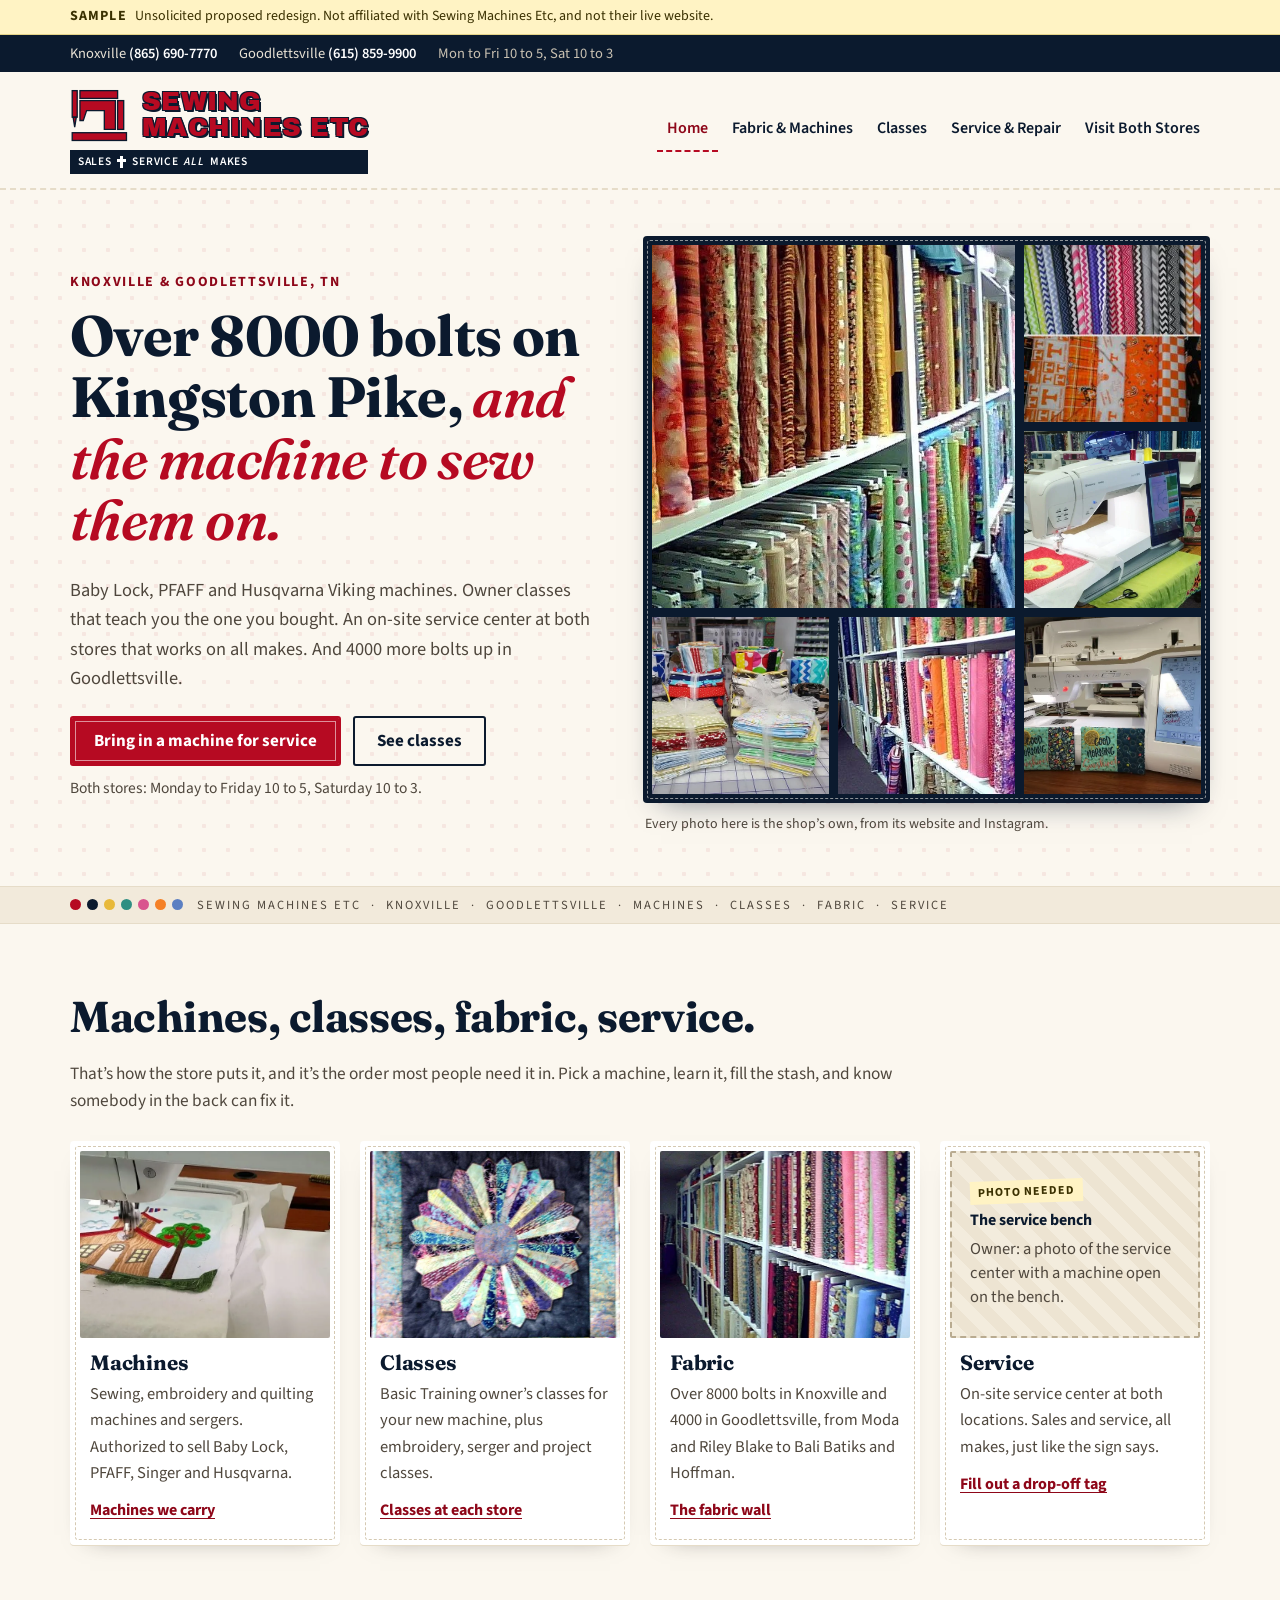
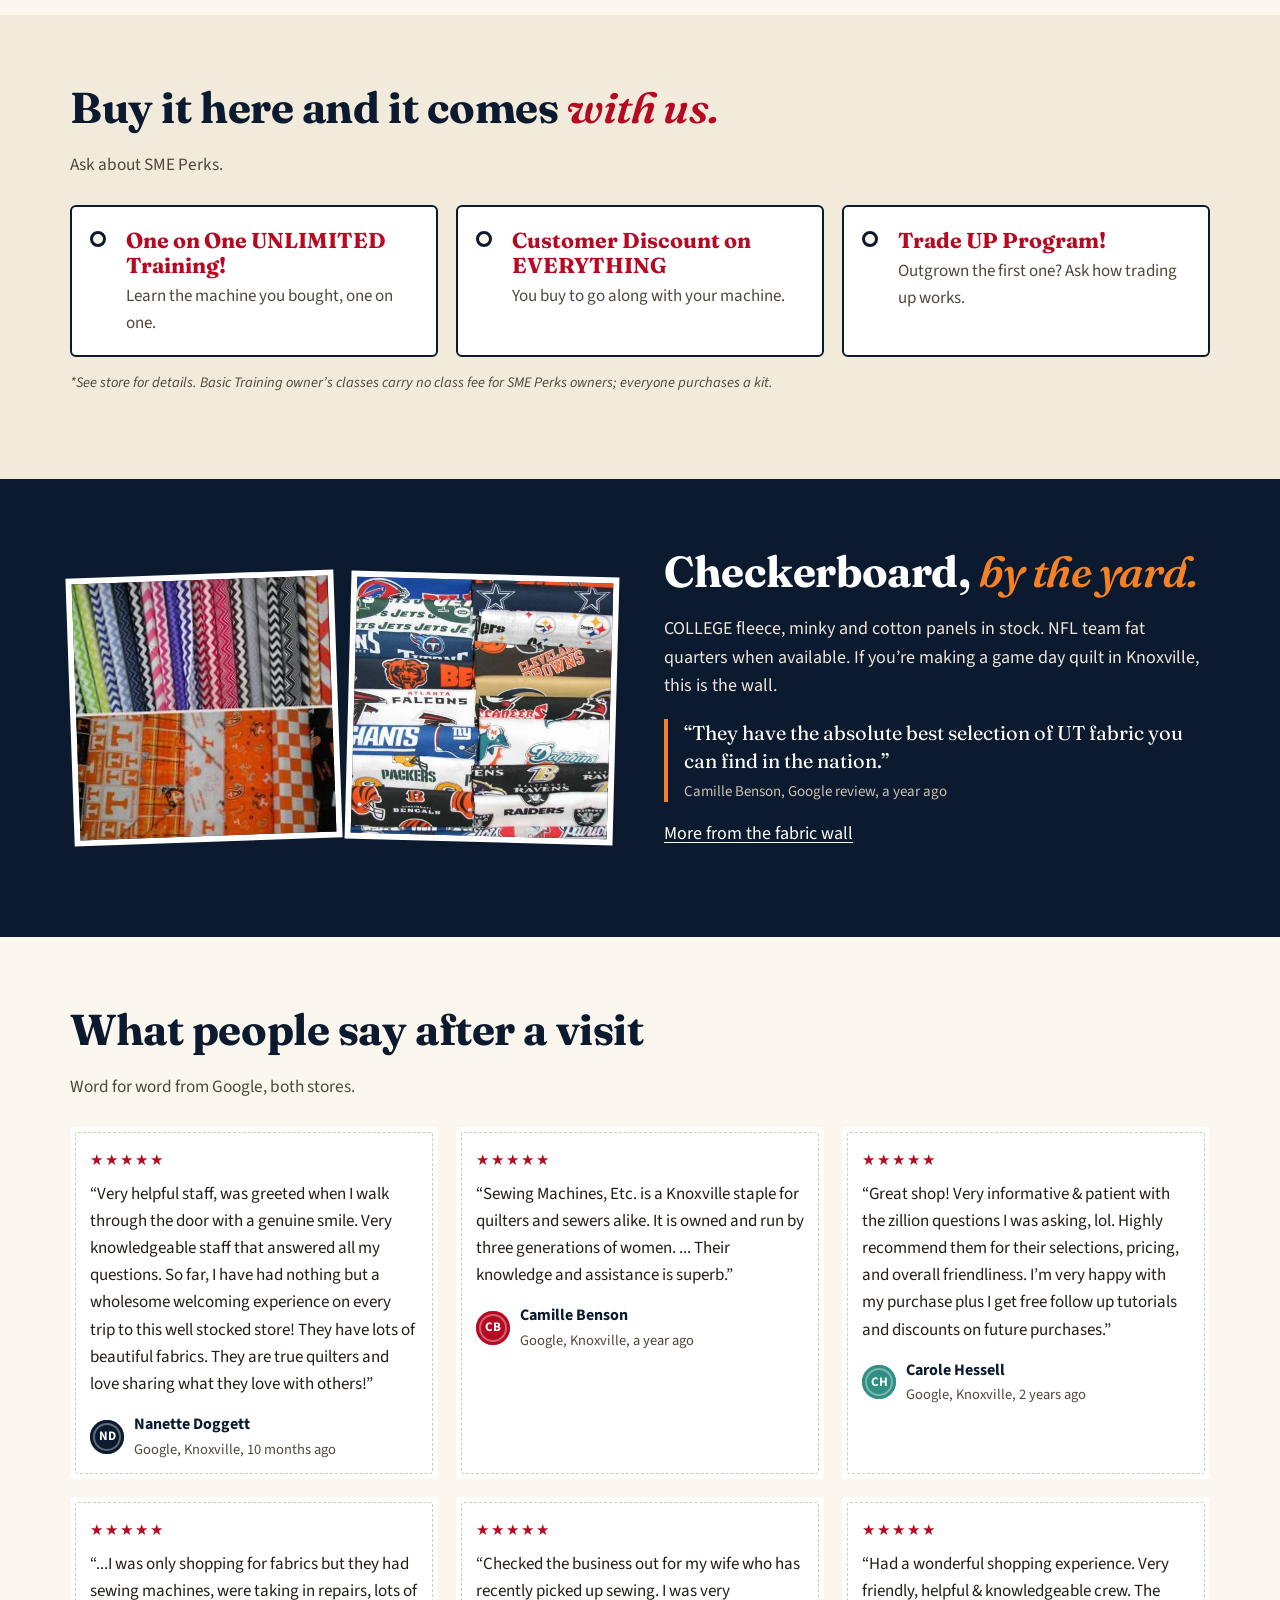
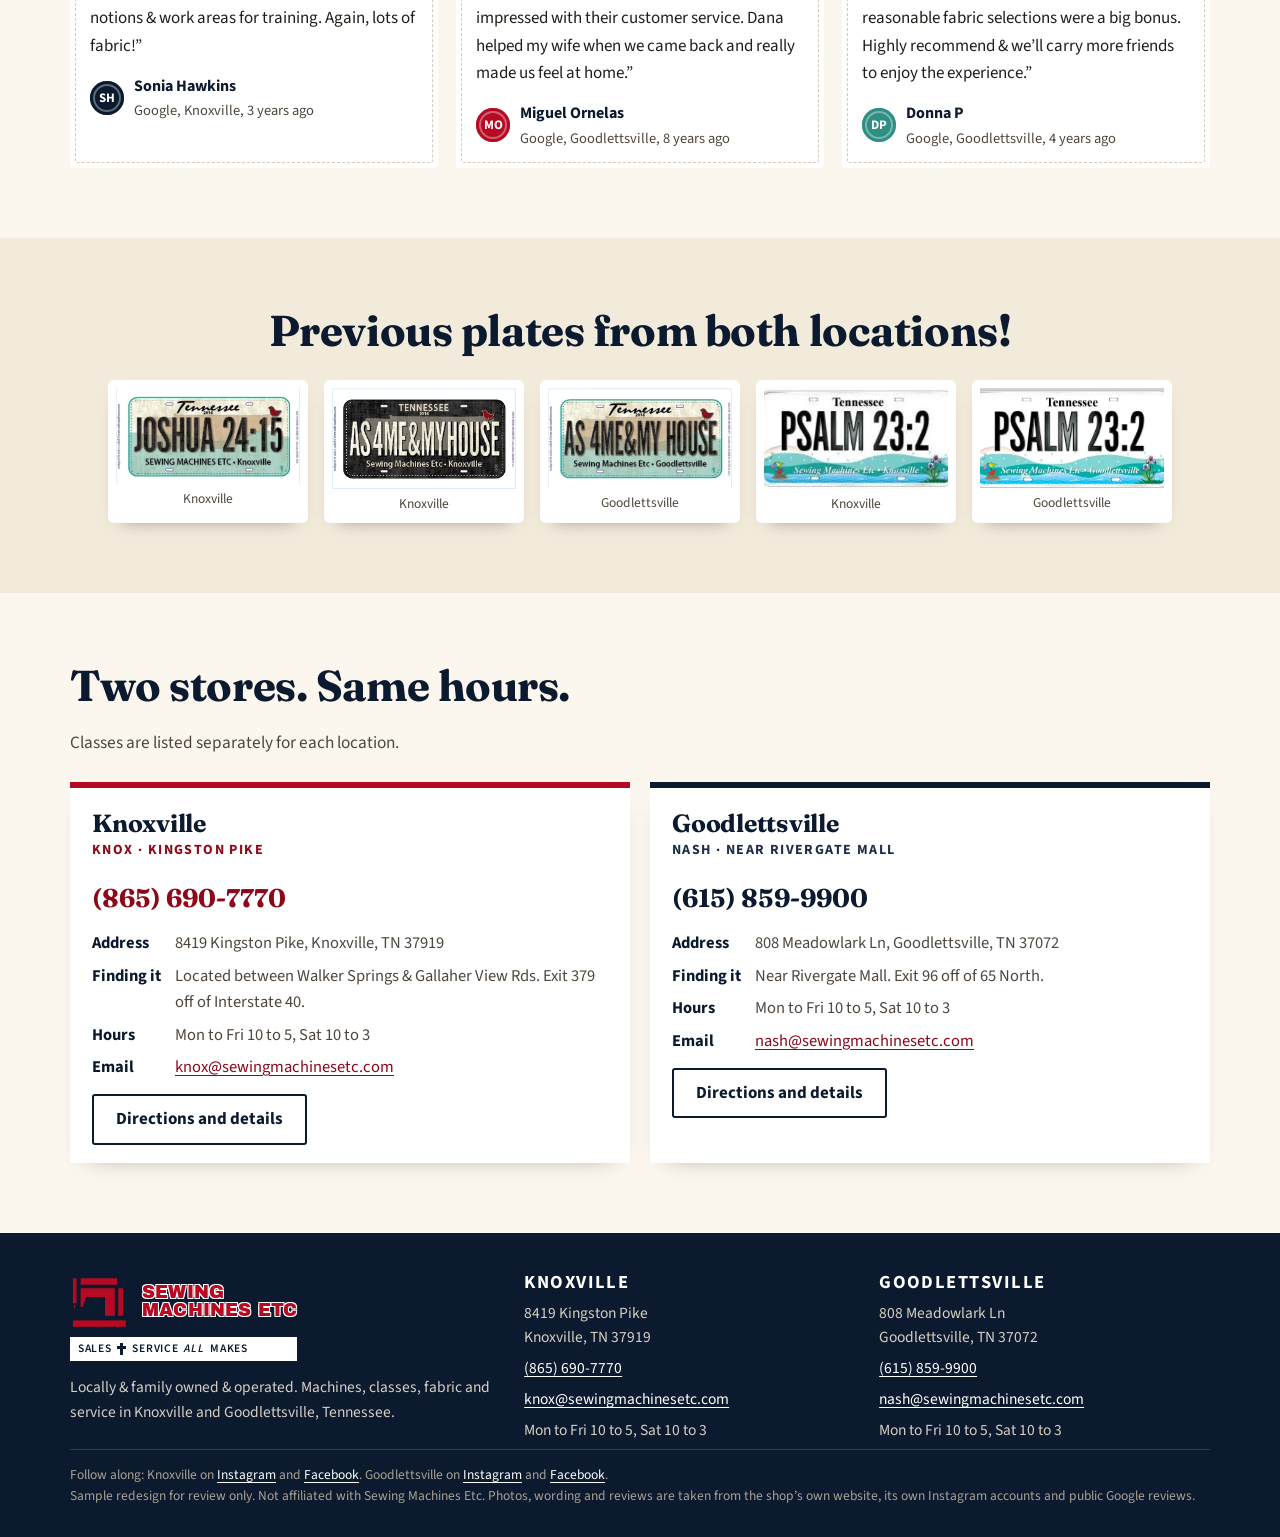
<file: index.html>
<!DOCTYPE html>
<html lang="en">
<head>
<meta charset="utf-8">
<meta name="viewport" content="width=device-width, initial-scale=1">
<meta name="robots" content="noindex, nofollow, noarchive">
<title>Sewing Machines Etc | Sewing Machines, Fabric, Classes and Service in Knoxville and Goodlettsville, TN</title>
<meta name="description" content="Baby Lock, PFAFF and Husqvarna Viking machines, over 8000 bolts of fabric, owner classes and an on-site service center. 8419 Kingston Pike, Knoxville and 808 Meadowlark Ln, Goodlettsville.">
<meta name="theme-color" content="#0B1A2E">
<link rel="icon" href="data:,">
<link rel="preconnect" href="https://fonts.googleapis.com">
<link rel="preconnect" href="https://fonts.gstatic.com" crossorigin>
<link rel="stylesheet" href="https://fonts.googleapis.com/css2?family=Archivo+Black&family=Fraunces:ital,opsz,wght@0,9..144,600;0,9..144,700;1,9..144,600&family=Source+Sans+3:wght@400;600;700&display=swap">
<link rel="stylesheet" href="style.css">
</head>
<body>
<a class="skip" href="#main">Skip to main content</a>
<div class="ribbon" role="note"><div class="wrap"><strong>Sample</strong>Unsolicited proposed redesign. Not affiliated with Sewing Machines Etc, and not their live website.</div></div>
<div class="storebar"><div class="wrap"><span>Knoxville <a href="tel:+18656907770">(865) 690-7770</a></span><span>Goodlettsville <a href="tel:+16158599900">(615) 859-9900</a></span><span class="hrs">Mon to Fri 10 to 5, Sat 10 to 3</span></div></div>
<header class="site-head">
<div class="wrap head-row">
<a class="sign" href="index.html" aria-label="Sewing Machines Etc, home"><span class="sign-top"><svg class="sign-mark" viewBox="0 0 56 52" aria-hidden="true" focusable="false"><g fill="#B60A22" stroke="#0B1A2E" stroke-width="1.2"><rect x="2" y="4" width="4.5" height="24"/><polygon points="2.8,28 5.7,28 4.25,37"/><rect x="9" y="4" width="34" height="7"/><polygon points="9,13 41,13 41,39 31,39 31,22 15,22 12,31 9,31"/><rect x="43" y="13" width="5.5" height="26"/><rect x="2" y="42" width="49" height="7"/></g></svg><span class="sign-words"><span>Sewing</span><span>Machines Etc</span></span></span><span class="sign-band">Sales <svg viewBox="0 0 9 12" aria-hidden="true" focusable="false"><path fill="currentColor" d="M3 0h3v3h3v3H6v6H3V6H0V3h3z"/></svg> Service <i>All</i> Makes</span></a>
<nav class="main-nav" aria-label="Main"><ul><li><a href="index.html" aria-current="page">Home</a></li><li><a href="shop.html">Fabric &amp; Machines</a></li><li><a href="classes.html">Classes</a></li><li><a href="service.html">Service &amp; Repair</a></li><li><a href="visit.html">Visit Both Stores</a></li></ul></nav>
</div>
</header>
<main id="main">

<section class="hero" aria-labelledby="hero-h">
<div class="wrap hero-grid">
<div>
<p class="eyebrow">Knoxville &amp; Goodlettsville, TN</p>
<h1 id="hero-h">Over 8000 bolts on Kingston Pike, <em>and the machine to sew them on.</em></h1>
<p class="lede">Baby Lock, PFAFF and Husqvarna Viking machines. Owner classes that teach you the one you bought. An on-site service center at both stores that works on all makes. And 4000 more bolts up in Goodlettsville.</p>
<div class="btn-row">
<a class="btn" href="service.html">Bring in a machine for service</a>
<a class="btn btn-line" href="classes.html">See classes</a>
</div>
<p class="hero-hours">Both stores: Monday to Friday 10 to 5, Saturday 10 to 3.</p>
</div>
<div>
<div class="quilt">
<figure class="big"><img src="img/aisle-pinks.webp" width="640" height="480" alt="A long aisle of fabric bolts on white shelving, pinks, reds and florals on the right" fetchpriority="high"></figure>
<figure><img src="img/tn-fabric.webp" width="299" height="256" alt="Bolts of Tennessee orange and white checkerboard, plaid and Power T fabric under a row of chevron prints"></figure>
<figure><img src="img/embroidery-in-store.webp" width="640" height="640" alt="A Husqvarna Viking Designer Epic stitching a red and yellow flower in the hoop, fabric walls behind it" loading="lazy"></figure>
<figure><img src="img/fat-quarter-bundles.webp" width="640" height="463" alt="Fat quarter bundles tied with tulle on the cutting table" loading="lazy"></figure>
<figure><img src="img/wall-brights.webp" width="279" height="256" alt="Shelves of bright solids and prints" loading="lazy"></figure>
<figure><img src="img/altair-mug-rugs.webp" width="640" height="549" alt="A Baby Lock Altair with two embroidered Good Morning Sunshine mug rugs in front of it" loading="lazy"></figure>
</div>
<p class="quilt-cap">Every photo here is the shop&rsquo;s own, from its website and Instagram.</p>
</div>
</div>
</section>
<div class="selvage" aria-hidden="true"><div class="wrap"><span class="dots"><span></span><span></span><span></span><span></span><span></span><span></span><span></span></span><p>Sewing Machines Etc &nbsp;&#183;&nbsp; Knoxville &nbsp;&#183;&nbsp; Goodlettsville &nbsp;&#183;&nbsp; Machines &nbsp;&#183;&nbsp; Classes &nbsp;&#183;&nbsp; Fabric &nbsp;&#183;&nbsp; Service</p></div></div>

<section class="sec" aria-labelledby="roof-h">
<div class="wrap">
<div class="sec-head">
<h2 id="roof-h">Machines, classes, fabric, service.</h2>
<p>That&rsquo;s how the store puts it, and it&rsquo;s the order most people need it in. Pick a machine, learn it, fill the stash, and know somebody in the back can fix it.</p>
</div>
<div class="roof">
<article class="card"><img src="img/embroidery-house.webp" width="640" height="640" alt="An embroidery machine stitching an applique house and tree" loading="lazy"><div class="card-body"><h3>Machines</h3><p>Sewing, embroidery and quilting machines and sergers. Authorized to sell Baby Lock, PFAFF, Singer and Husqvarna.</p><a class="more" href="shop.html#machines">Machines we carry</a></div></article>
<article class="card"><img src="img/class-star-quilt.webp" width="800" height="794" alt="A finished quilt with a large pieced star of batik fabrics" loading="lazy"><div class="card-body"><h3>Classes</h3><p>Basic Training owner&rsquo;s classes for your new machine, plus embroidery, serger and project classes.</p><a class="more" href="classes.html">Classes at each store</a></div></article>
<article class="card"><img src="img/aisle-batiks.webp" width="602" height="479" alt="Floor to ceiling shelves of batik and print fabric bolts" loading="lazy"><div class="card-body"><h3>Fabric</h3><p>Over 8000 bolts in Knoxville and 4000 in Goodlettsville, from Moda and Riley Blake to Bali Batiks and Hoffman.</p><a class="more" href="shop.html#fabric">The fabric wall</a></div></article>
<article class="card"><figure class="need"><span class="tape">Photo needed</span><strong>The service bench</strong><p>Owner: a photo of the service center with a machine open on the bench.</p></figure><div class="card-body"><h3>Service</h3><p>On-site service center at both locations. Sales and service, all makes, just like the sign says.</p><a class="more" href="service.html">Fill out a drop-off tag</a></div></article>
</div>
</div>
</section>

<section class="sec sec-alt" aria-labelledby="perks-h">
<div class="wrap">
<div class="sec-head">
<h2 id="perks-h">Buy it here and it comes <em>with us.</em></h2>
<p>Ask about SME Perks.</p>
</div>
<ul class="tags">
<li class="tag"><strong>One on One UNLIMITED Training!</strong>Learn the machine you bought, one on one.</li>
<li class="tag"><strong>Customer Discount on EVERYTHING</strong>You buy to go along with your machine.</li>
<li class="tag"><strong>Trade UP Program!</strong>Outgrown the first one? Ask how trading up works.</li>
</ul>
<p class="fine" style="margin-top:14px">*See store for details. Basic Training owner&rsquo;s classes carry no class fee for SME Perks owners; everyone purchases a kit.</p>
</div>
</section>

<section class="sec gameday" aria-labelledby="gd-h">
<div class="wrap gameday-grid">
<div class="photos">
<img src="img/tn-fabric.webp" width="299" height="256" alt="Tennessee orange checkerboard and Power T fabrics" loading="lazy">
<img src="img/nfl-fat-quarters.webp" width="450" height="600" alt="A stack of NFL team fat quarters" loading="lazy">
</div>
<div>
<h2 id="gd-h">Checkerboard, <em>by the yard.</em></h2>
<p>COLLEGE fleece, minky and cotton panels in stock. NFL team fat quarters when available. If you&rsquo;re making a game day quilt in Knoxville, this is the wall.</p>
<blockquote>&ldquo;They have the absolute best selection of UT fabric you can find in the nation.&rdquo;<cite>Camille Benson, Google review, a year ago</cite></blockquote>
<p><a href="shop.html#fabric">More from the fabric wall</a></p>
</div>
</div>
</section>

<section class="sec" aria-labelledby="rev-h">
<div class="wrap">
<div class="sec-head">
<h2 id="rev-h">What people say after a visit</h2>
<p>Word for word from Google, both stores.</p>
</div>
<div class="reviews">
<figure class="review"><span class="stars" aria-label="5 out of 5 stars">&#9733;&#9733;&#9733;&#9733;&#9733;</span><blockquote><p>&ldquo;Very helpful staff, was greeted when I walk through the door with a genuine smile. Very knowledgeable staff that answered all my questions. So far, I have had nothing but a wholesome welcoming experience on every trip to this well stocked store! They have lots of beautiful fabrics. They are true quilters and love sharing what they love with others!&rdquo;</p></blockquote><footer><span class="spool" aria-hidden="true">ND</span><span><strong>Nanette Doggett</strong>Google, Knoxville, 10 months ago</span></footer></figure>
<figure class="review"><span class="stars" aria-label="5 out of 5 stars">&#9733;&#9733;&#9733;&#9733;&#9733;</span><blockquote><p>&ldquo;Sewing Machines, Etc. is a Knoxville staple for quilters and sewers alike. It is owned and run by three generations of women. ... Their knowledge and assistance is superb.&rdquo;</p></blockquote><footer><span class="spool" aria-hidden="true">CB</span><span><strong>Camille Benson</strong>Google, Knoxville, a year ago</span></footer></figure>
<figure class="review"><span class="stars" aria-label="5 out of 5 stars">&#9733;&#9733;&#9733;&#9733;&#9733;</span><blockquote><p>&ldquo;Great shop!  Very informative &amp; patient with the zillion questions I was asking, lol.  Highly recommend them for their selections, pricing, and overall friendliness.  I&rsquo;m very happy with my purchase plus I get free follow up tutorials and discounts on future purchases.&rdquo;</p></blockquote><footer><span class="spool" aria-hidden="true">CH</span><span><strong>Carole Hessell</strong>Google, Knoxville, 2 years ago</span></footer></figure>
<figure class="review"><span class="stars" aria-label="5 out of 5 stars">&#9733;&#9733;&#9733;&#9733;&#9733;</span><blockquote><p>&ldquo;...I was only shopping for fabrics but they had sewing machines, were taking in repairs, lots of notions &amp; work areas for training. Again, lots of fabric!&rdquo;</p></blockquote><footer><span class="spool" aria-hidden="true">SH</span><span><strong>Sonia Hawkins</strong>Google, Knoxville, 3 years ago</span></footer></figure>
<figure class="review"><span class="stars" aria-label="5 out of 5 stars">&#9733;&#9733;&#9733;&#9733;&#9733;</span><blockquote><p>&ldquo;Checked the business out for my wife who has recently picked up sewing. I was very impressed with their customer service. Dana helped my wife when we came back and really made us feel at home.&rdquo;</p></blockquote><footer><span class="spool" aria-hidden="true">MO</span><span><strong>Miguel Ornelas</strong>Google, Goodlettsville, 8 years ago</span></footer></figure>
<figure class="review"><span class="stars" aria-label="5 out of 5 stars">&#9733;&#9733;&#9733;&#9733;&#9733;</span><blockquote><p>&ldquo;Had a wonderful shopping experience. Very friendly, helpful &amp; knowledgeable crew. The reasonable fabric selections were a big bonus. Highly recommend &amp; we&rsquo;ll carry more friends to enjoy the experience.&rdquo;</p></blockquote><footer><span class="spool" aria-hidden="true">DP</span><span><strong>Donna P</strong>Google, Goodlettsville, 4 years ago</span></footer></figure>
</div>
</div>
</section>

<section class="sec sec-alt" aria-labelledby="plates-h">
<div class="wrap">
<div class="sec-head" style="text-align:center;margin-left:auto;margin-right:auto">
<h2 id="plates-h">Previous plates from both locations!</h2>
</div>
<ul class="plates">
<li><img src="img/plate-joshua-knox.webp" width="315" height="163" alt="Tennessee plate reading JOSHUA 24:15, Sewing Machines Etc, Knoxville" loading="lazy"><span>Knoxville</span></li>
<li><img src="img/plate-as4me-knox.webp" width="298" height="163" alt="Black Tennessee plate reading AS4ME&amp;MYHOUSE, Sewing Machines Etc, Knoxville" loading="lazy"><span>Knoxville</span></li>
<li><img src="img/plate-as4me-nash.webp" width="307" height="167" alt="Tennessee plate reading AS 4ME&amp;MY HOUSE, Sewing Machines Etc, Goodlettsville" loading="lazy"><span>Goodlettsville</span></li>
<li><img src="img/plate-psalm-knox.webp" width="264" height="144" alt="Tennessee plate reading PSALM 23:2, Sewing Machines Etc, Knoxville" loading="lazy"><span>Knoxville</span></li>
<li><img src="img/plate-psalm-nash.webp" width="251" height="136" alt="Tennessee plate reading PSALM 23:2, Sewing Machines Etc, Goodlettsville" loading="lazy"><span>Goodlettsville</span></li>
</ul>
</div>
</section>

<section class="sec" aria-labelledby="stores-h">
<div class="wrap">
<div class="sec-head">
<h2 id="stores-h">Two stores. Same hours.</h2>
<p>Classes are listed separately for each location.</p>
</div>
<div class="stores">
<article class="store"><h3>Knoxville</h3><p class="nick">Knox &middot; Kingston Pike</p>
<a class="big-phone" href="tel:+18656907770">(865) 690-7770</a>
<dl><dt>Address</dt><dd>8419 Kingston Pike, Knoxville, TN 37919</dd><dt>Finding it</dt><dd>Located between Walker Springs &amp; Gallaher View Rds. Exit 379 off of Interstate 40.</dd><dt>Hours</dt><dd>Mon to Fri 10 to 5, Sat 10 to 3</dd><dt>Email</dt><dd><a href="mailto:knox@sewingmachinesetc.com">knox@sewingmachinesetc.com</a></dd></dl>
<a class="btn btn-line" href="visit.html#knoxville">Directions and details</a></article>
<article class="store nash"><h3>Goodlettsville</h3><p class="nick">Nash &middot; near Rivergate Mall</p>
<a class="big-phone" href="tel:+16158599900">(615) 859-9900</a>
<dl><dt>Address</dt><dd>808 Meadowlark Ln, Goodlettsville, TN 37072</dd><dt>Finding it</dt><dd>Near Rivergate Mall. Exit 96 off of 65 North.</dd><dt>Hours</dt><dd>Mon to Fri 10 to 5, Sat 10 to 3</dd><dt>Email</dt><dd><a href="mailto:nash@sewingmachinesetc.com">nash@sewingmachinesetc.com</a></dd></dl>
<a class="btn btn-line" href="visit.html#goodlettsville">Directions and details</a></article>
</div>
</div>
</section>
</main>
<footer class="site-foot">
<div class="wrap">
<div class="foot-grid">
<div class="foot-sign"><span class="sign" aria-hidden="true" style="color:#B60A22"><span class="sign-top"><svg class="sign-mark" viewBox="0 0 56 52" aria-hidden="true" focusable="false"><g fill="#B60A22" stroke="#0B1A2E" stroke-width="1.2"><rect x="2" y="4" width="4.5" height="24"/><polygon points="2.8,28 5.7,28 4.25,37"/><rect x="9" y="4" width="34" height="7"/><polygon points="9,13 41,13 41,39 31,39 31,22 15,22 12,31 9,31"/><rect x="43" y="13" width="5.5" height="26"/><rect x="2" y="42" width="49" height="7"/></g></svg><span class="sign-words"><span>Sewing</span><span>Machines Etc</span></span></span><span class="sign-band">Sales <svg viewBox="0 0 9 12" aria-hidden="true" focusable="false"><path fill="currentColor" d="M3 0h3v3h3v3H6v6H3V6H0V3h3z"/></svg> Service <i>All</i> Makes</span></span>
<p style="margin-top:14px">Locally &amp; family owned &amp; operated. Machines, classes, fabric and service in Knoxville and Goodlettsville, Tennessee.</p></div>
<div><h2>Knoxville</h2><p>8419 Kingston Pike<br>Knoxville, TN 37919</p><p><a href="tel:+18656907770">(865) 690-7770</a></p><p><a href="mailto:knox@sewingmachinesetc.com">knox@sewingmachinesetc.com</a></p><p>Mon to Fri 10 to 5, Sat 10 to 3</p></div>
<div><h2>Goodlettsville</h2><p>808 Meadowlark Ln<br>Goodlettsville, TN 37072</p><p><a href="tel:+16158599900">(615) 859-9900</a></p><p><a href="mailto:nash@sewingmachinesetc.com">nash@sewingmachinesetc.com</a></p><p>Mon to Fri 10 to 5, Sat 10 to 3</p></div>
</div>
<p class="foot-note">Follow along: Knoxville on <a href="https://www.instagram.com/sewingmachinesetcknox/">Instagram</a> and <a href="https://www.facebook.com/SewingMachinesEtcKnoxville">Facebook</a>. Goodlettsville on <a href="https://www.instagram.com/sewingmachinesetcnash/">Instagram</a> and <a href="https://www.facebook.com/SewingMachinesEtcNash/">Facebook</a>.<br>Sample redesign for review only. Not affiliated with Sewing Machines Etc. Photos, wording and reviews are taken from the shop&rsquo;s own website, its own Instagram accounts and public Google reviews.</p>
</div>
</footer>
</body>
</html>
</file>
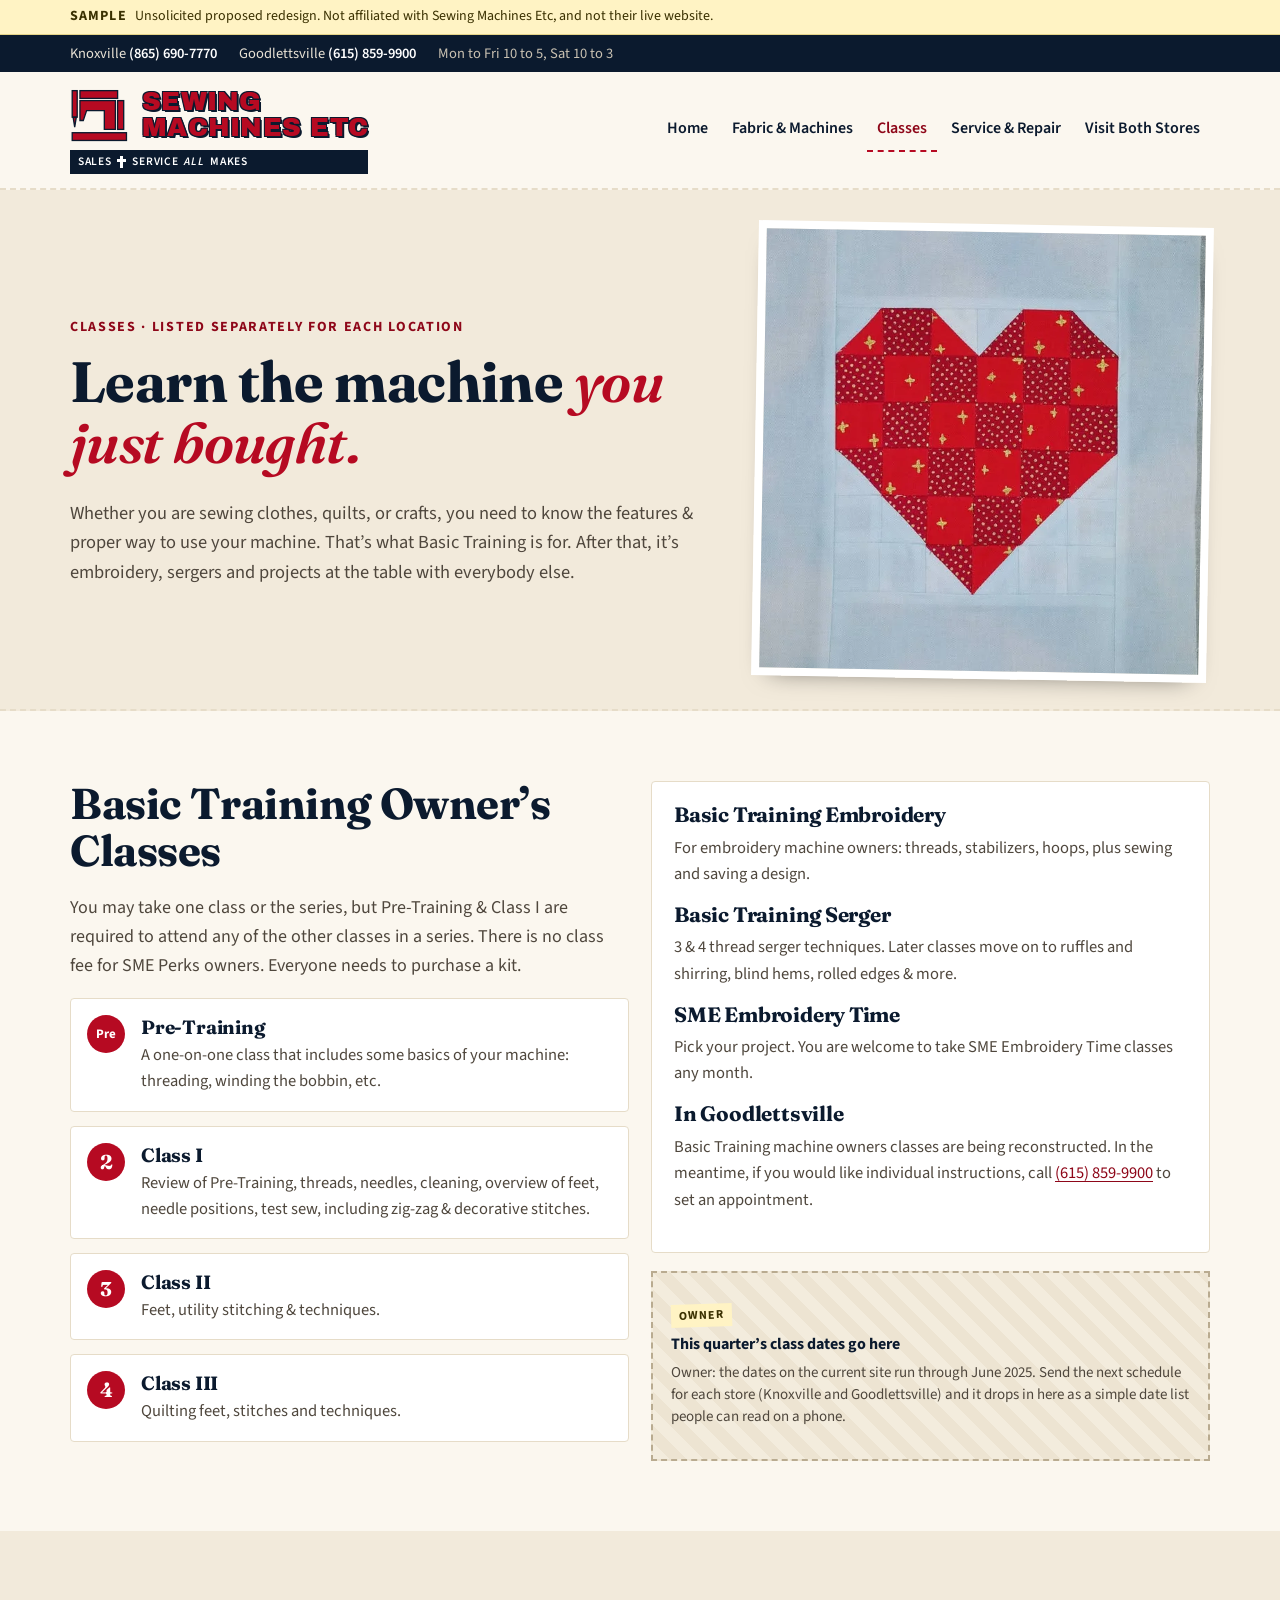
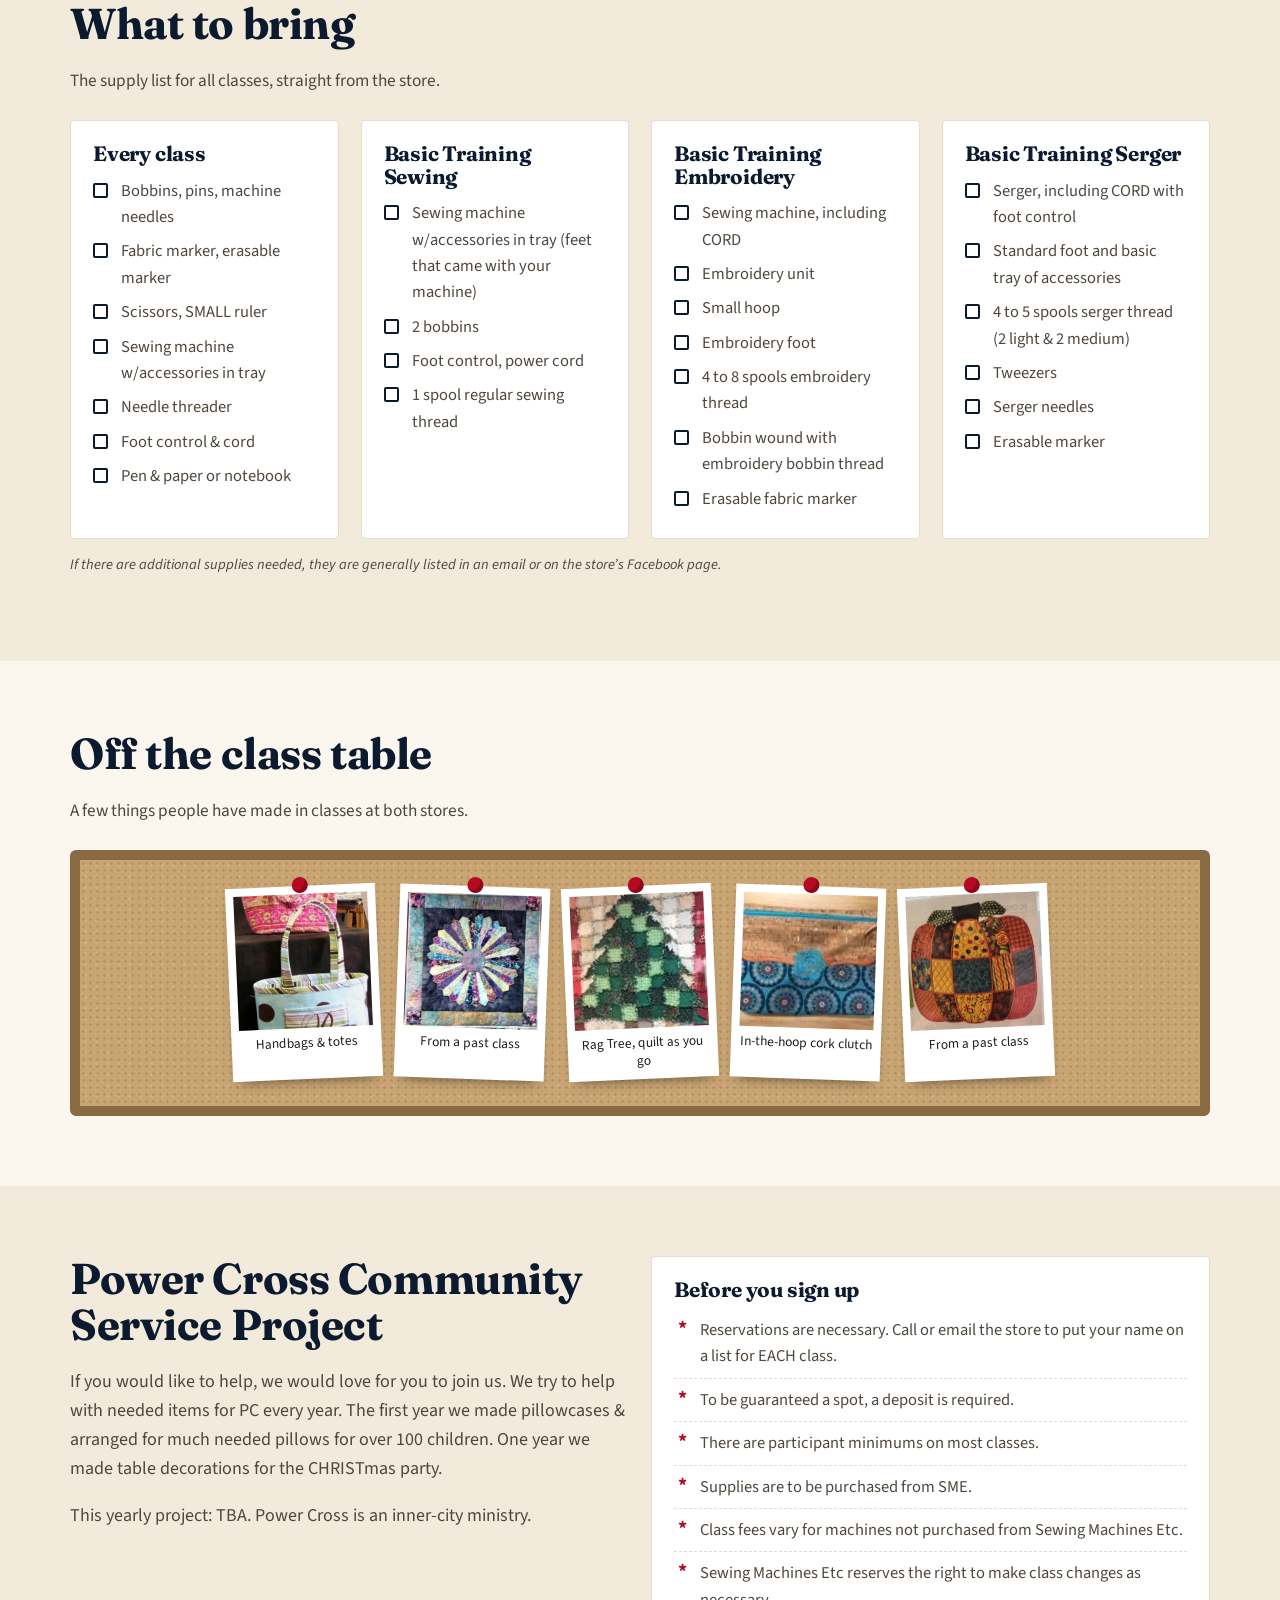
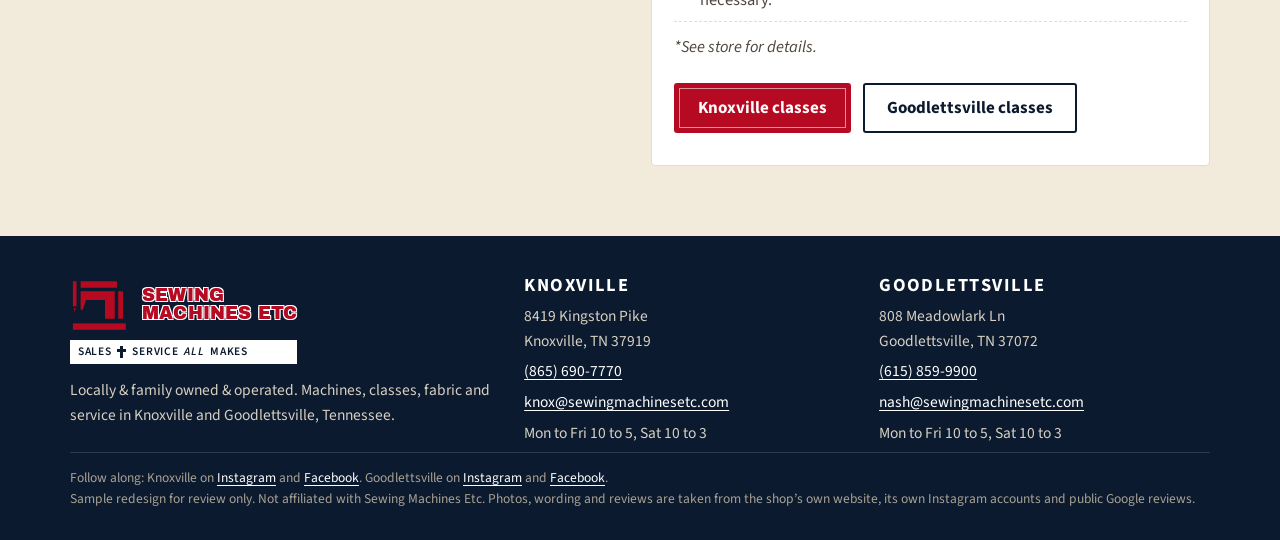
<file: classes.html>
<!DOCTYPE html>
<html lang="en">
<head>
<meta charset="utf-8">
<meta name="viewport" content="width=device-width, initial-scale=1">
<meta name="robots" content="noindex, nofollow, noarchive">
<title>Sewing, Embroidery and Serger Classes | Sewing Machines Etc, Knoxville and Goodlettsville</title>
<meta name="description" content="Basic Training owner's classes for sewing machines, embroidery machines and sergers, plus project classes, at Sewing Machines Etc in Knoxville and Goodlettsville.">
<meta name="theme-color" content="#0B1A2E">
<link rel="icon" href="data:,">
<link rel="preconnect" href="https://fonts.googleapis.com">
<link rel="preconnect" href="https://fonts.gstatic.com" crossorigin>
<link rel="stylesheet" href="https://fonts.googleapis.com/css2?family=Archivo+Black&family=Fraunces:ital,opsz,wght@0,9..144,600;0,9..144,700;1,9..144,600&family=Source+Sans+3:wght@400;600;700&display=swap">
<link rel="stylesheet" href="style.css">
</head>
<body>
<a class="skip" href="#main">Skip to main content</a>
<div class="ribbon" role="note"><div class="wrap"><strong>Sample</strong>Unsolicited proposed redesign. Not affiliated with Sewing Machines Etc, and not their live website.</div></div>
<div class="storebar"><div class="wrap"><span>Knoxville <a href="tel:+18656907770">(865) 690-7770</a></span><span>Goodlettsville <a href="tel:+16158599900">(615) 859-9900</a></span><span class="hrs">Mon to Fri 10 to 5, Sat 10 to 3</span></div></div>
<header class="site-head">
<div class="wrap head-row">
<a class="sign" href="index.html" aria-label="Sewing Machines Etc, home"><span class="sign-top"><svg class="sign-mark" viewBox="0 0 56 52" aria-hidden="true" focusable="false"><g fill="#B60A22" stroke="#0B1A2E" stroke-width="1.2"><rect x="2" y="4" width="4.5" height="24"/><polygon points="2.8,28 5.7,28 4.25,37"/><rect x="9" y="4" width="34" height="7"/><polygon points="9,13 41,13 41,39 31,39 31,22 15,22 12,31 9,31"/><rect x="43" y="13" width="5.5" height="26"/><rect x="2" y="42" width="49" height="7"/></g></svg><span class="sign-words"><span>Sewing</span><span>Machines Etc</span></span></span><span class="sign-band">Sales <svg viewBox="0 0 9 12" aria-hidden="true" focusable="false"><path fill="currentColor" d="M3 0h3v3h3v3H6v6H3V6H0V3h3z"/></svg> Service <i>All</i> Makes</span></a>
<nav class="main-nav" aria-label="Main"><ul><li><a href="index.html">Home</a></li><li><a href="shop.html">Fabric &amp; Machines</a></li><li><a href="classes.html" aria-current="page">Classes</a></li><li><a href="service.html">Service &amp; Repair</a></li><li><a href="visit.html">Visit Both Stores</a></li></ul></nav>
</div>
</header>
<main id="main">

<section class="page-hero" aria-labelledby="cl-h">
<div class="wrap page-hero-grid">
<div>
<p class="eyebrow">Classes &middot; listed separately for each location</p>
<h1 id="cl-h">Learn the machine <em>you just bought.</em></h1>
<p class="lede">Whether you are sewing clothes, quilts, or crafts, you need to know the features &amp; proper way to use your machine. That&rsquo;s what Basic Training is for. After that, it&rsquo;s embroidery, sergers and projects at the table with everybody else.</p>
</div>
<img src="img/heart-block.webp" width="640" height="640" alt="A pieced heart quilt block in red prints on a light blue background">
</div>
</section>

<section class="sec" aria-labelledby="bt-h">
<div class="wrap two">
<div>
<h2 id="bt-h">Basic Training Owner&rsquo;s Classes</h2>
<p style="color:var(--thread)">You may take one class or the series, but Pre-Training &amp; Class I are required to attend any of the other classes in a series. There is no class fee for SME Perks owners. Everyone needs to purchase a kit.</p>
<ol class="steps">
<li><h3>Pre-Training</h3><p>A one-on-one class that includes some basics of your machine: threading, winding the bobbin, etc.</p></li>
<li><h3>Class I</h3><p>Review of Pre-Training, threads, needles, cleaning, overview of feet, needle positions, test sew, including zig-zag &amp; decorative stitches.</p></li>
<li><h3>Class II</h3><p>Feet, utility stitching &amp; techniques.</p></li>
<li><h3>Class III</h3><p>Quilting feet, stitches and techniques.</p></li>
</ol>
</div>
<div>
<div class="panel" style="margin-bottom:18px">
<h3>Basic Training Embroidery</h3>
<p>For embroidery machine owners: threads, stabilizers, hoops, plus sewing and saving a design.</p>
<h3 style="margin-top:16px">Basic Training Serger</h3>
<p>3 &amp; 4 thread serger techniques. Later classes move on to ruffles and shirring, blind hems, rolled edges &amp; more.</p>
<h3 style="margin-top:16px">SME Embroidery Time</h3>
<p>Pick your project. You are welcome to take SME Embroidery Time classes any month.</p>
<h3 style="margin-top:16px">In Goodlettsville</h3>
<p>Basic Training machine owners classes are being reconstructed. In the meantime, if you would like individual instructions, call <a href="tel:+16158599900">(615) 859-9900</a> to set an appointment.</p>
</div>
<div class="schedule"><figure class="need"><span class="tape">Owner</span><strong>This quarter&rsquo;s class dates go here</strong><p>Owner: the dates on the current site run through June 2025. Send the next schedule for each store (Knoxville and Goodlettsville) and it drops in here as a simple date list people can read on a phone.</p></figure></div>
</div>
</div>
</section>

<section class="sec sec-alt" aria-labelledby="sup-h">
<div class="wrap">
<div class="sec-head"><h2 id="sup-h">What to bring</h2><p>The supply list for all classes, straight from the store.</p></div>
<div class="two" style="grid-template-columns:repeat(auto-fit,minmax(250px,1fr))">
<div class="panel"><h3>Every class</h3><ul class="checklist"><li>Bobbins, pins, machine needles</li><li>Fabric marker, erasable marker</li><li>Scissors, SMALL ruler</li><li>Sewing machine w/accessories in tray</li><li>Needle threader</li><li>Foot control &amp; cord</li><li>Pen &amp; paper or notebook</li></ul></div>
<div class="panel"><h3>Basic Training Sewing</h3><ul class="checklist"><li>Sewing machine w/accessories in tray (feet that came with your machine)</li><li>2 bobbins</li><li>Foot control, power cord</li><li>1 spool regular sewing thread</li></ul></div>
<div class="panel"><h3>Basic Training Embroidery</h3><ul class="checklist"><li>Sewing machine, including CORD</li><li>Embroidery unit</li><li>Small hoop</li><li>Embroidery foot</li><li>4 to 8 spools embroidery thread</li><li>Bobbin wound with embroidery bobbin thread</li><li>Erasable fabric marker</li></ul></div>
<div class="panel"><h3>Basic Training Serger</h3><ul class="checklist"><li>Serger, including CORD with foot control</li><li>Standard foot and basic tray of accessories</li><li>4 to 5 spools serger thread (2 light &amp; 2 medium)</li><li>Tweezers</li><li>Serger needles</li><li>Erasable marker</li></ul></div>
</div>
<p class="fine" style="margin-top:14px">If there are additional supplies needed, they are generally listed in an email or on the store&rsquo;s Facebook page.</p>
</div>
</section>

<section class="sec" aria-labelledby="past-h">
<div class="wrap">
<div class="sec-head"><h2 id="past-h">Off the class table</h2><p>A few things people have made in classes at both stores.</p></div>
<ul class="pinboard">
<li class="pin"><img src="img/class-tote.webp" width="359" height="600" alt="A quilted tote bag with a monogram, from the handbags and totes class" loading="lazy"><span>Handbags &amp; totes</span></li>
<li class="pin"><img src="img/class-star-quilt.webp" width="800" height="794" alt="A batik quilt with a large pieced star" loading="lazy"><span>From a past class</span></li>
<li class="pin"><img src="img/class-rag-tree.webp" width="132" height="172" alt="A rag quilt Christmas tree wall hanging" loading="lazy"><span>Rag Tree, quilt as you go</span></li>
<li class="pin"><img src="img/class-cork-clutch.webp" width="143" height="109" alt="An in-the-hoop cork clutch with a blue print fabric" loading="lazy"><span>In-the-hoop cork clutch</span></li>
<li class="pin"><img src="img/class-pumpkin.webp" width="320" height="320" alt="A patchwork pumpkin" loading="lazy"><span>From a past class</span></li>
</ul>
</div>
</section>

<section class="sec sec-alt" aria-labelledby="pc-h">
<div class="wrap two">
<div>
<h2 id="pc-h">Power Cross Community Service Project</h2>
<p style="color:var(--thread)">If you would like to help, we would love for you to join us. We try to help with needed items for PC every year. The first year we made pillowcases &amp; arranged for much needed pillows for over 100 children. One year we made table decorations for the CHRISTmas party.</p>
<p style="color:var(--thread)">This yearly project: TBA. Power Cross is an inner-city ministry.</p>
</div>
<div class="panel">
<h3>Before you sign up</h3>
<ul class="rules">
<li>Reservations are necessary. Call or email the store to put your name on a list for EACH class.</li>
<li>To be guaranteed a spot, a deposit is required.</li>
<li>There are participant minimums on most classes.</li>
<li>Supplies are to be purchased from SME.</li>
<li>Class fees vary for machines not purchased from Sewing Machines Etc.</li>
<li>Sewing Machines Etc reserves the right to make class changes as necessary.</li>
</ul>
<p class="fine" style="margin-top:12px">*See store for details.</p>
<div class="btn-row"><a class="btn" href="tel:+18656907770">Knoxville classes</a><a class="btn btn-line" href="tel:+16158599900">Goodlettsville classes</a></div>
</div>
</div>
</section>
</main>
<footer class="site-foot">
<div class="wrap">
<div class="foot-grid">
<div class="foot-sign"><span class="sign" aria-hidden="true" style="color:#B60A22"><span class="sign-top"><svg class="sign-mark" viewBox="0 0 56 52" aria-hidden="true" focusable="false"><g fill="#B60A22" stroke="#0B1A2E" stroke-width="1.2"><rect x="2" y="4" width="4.5" height="24"/><polygon points="2.8,28 5.7,28 4.25,37"/><rect x="9" y="4" width="34" height="7"/><polygon points="9,13 41,13 41,39 31,39 31,22 15,22 12,31 9,31"/><rect x="43" y="13" width="5.5" height="26"/><rect x="2" y="42" width="49" height="7"/></g></svg><span class="sign-words"><span>Sewing</span><span>Machines Etc</span></span></span><span class="sign-band">Sales <svg viewBox="0 0 9 12" aria-hidden="true" focusable="false"><path fill="currentColor" d="M3 0h3v3h3v3H6v6H3V6H0V3h3z"/></svg> Service <i>All</i> Makes</span></span>
<p style="margin-top:14px">Locally &amp; family owned &amp; operated. Machines, classes, fabric and service in Knoxville and Goodlettsville, Tennessee.</p></div>
<div><h2>Knoxville</h2><p>8419 Kingston Pike<br>Knoxville, TN 37919</p><p><a href="tel:+18656907770">(865) 690-7770</a></p><p><a href="mailto:knox@sewingmachinesetc.com">knox@sewingmachinesetc.com</a></p><p>Mon to Fri 10 to 5, Sat 10 to 3</p></div>
<div><h2>Goodlettsville</h2><p>808 Meadowlark Ln<br>Goodlettsville, TN 37072</p><p><a href="tel:+16158599900">(615) 859-9900</a></p><p><a href="mailto:nash@sewingmachinesetc.com">nash@sewingmachinesetc.com</a></p><p>Mon to Fri 10 to 5, Sat 10 to 3</p></div>
</div>
<p class="foot-note">Follow along: Knoxville on <a href="https://www.instagram.com/sewingmachinesetcknox/">Instagram</a> and <a href="https://www.facebook.com/SewingMachinesEtcKnoxville">Facebook</a>. Goodlettsville on <a href="https://www.instagram.com/sewingmachinesetcnash/">Instagram</a> and <a href="https://www.facebook.com/SewingMachinesEtcNash/">Facebook</a>.<br>Sample redesign for review only. Not affiliated with Sewing Machines Etc. Photos, wording and reviews are taken from the shop&rsquo;s own website, its own Instagram accounts and public Google reviews.</p>
</div>
</footer>
</body>
</html>
</file>
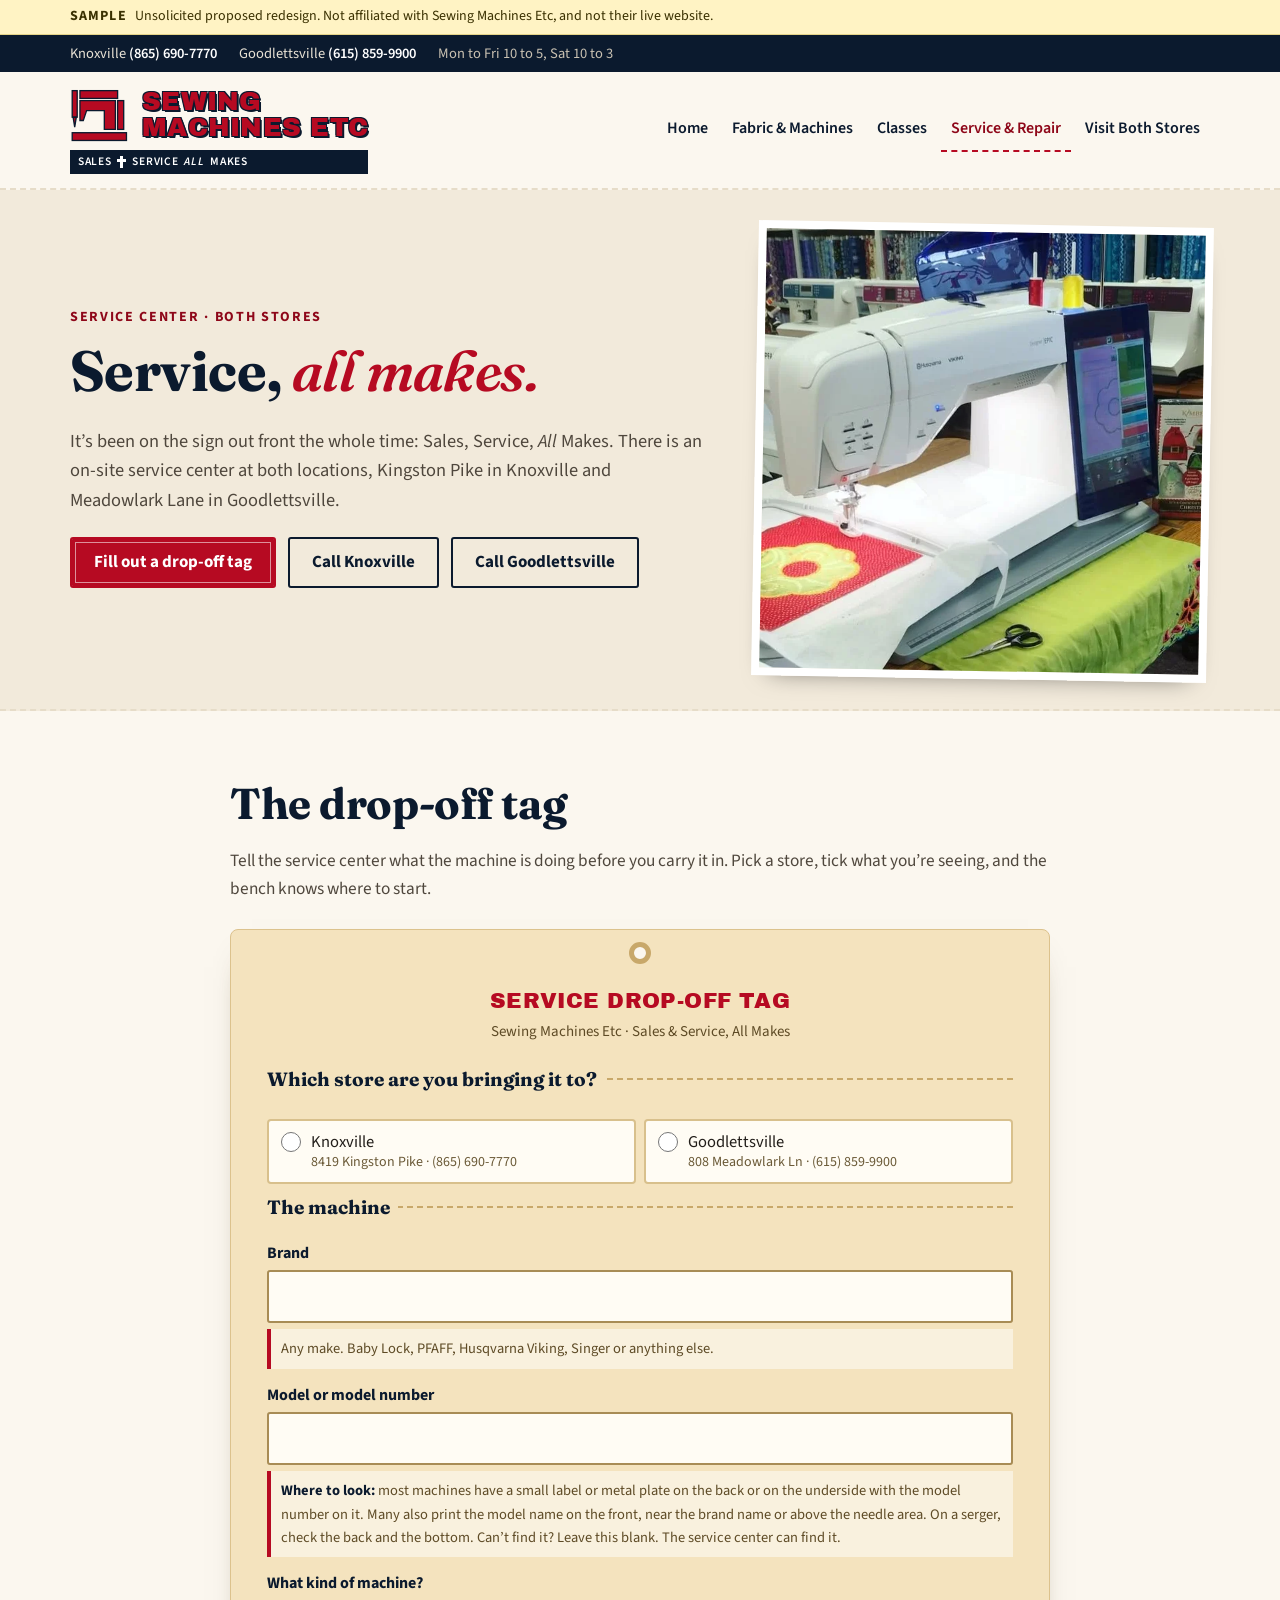
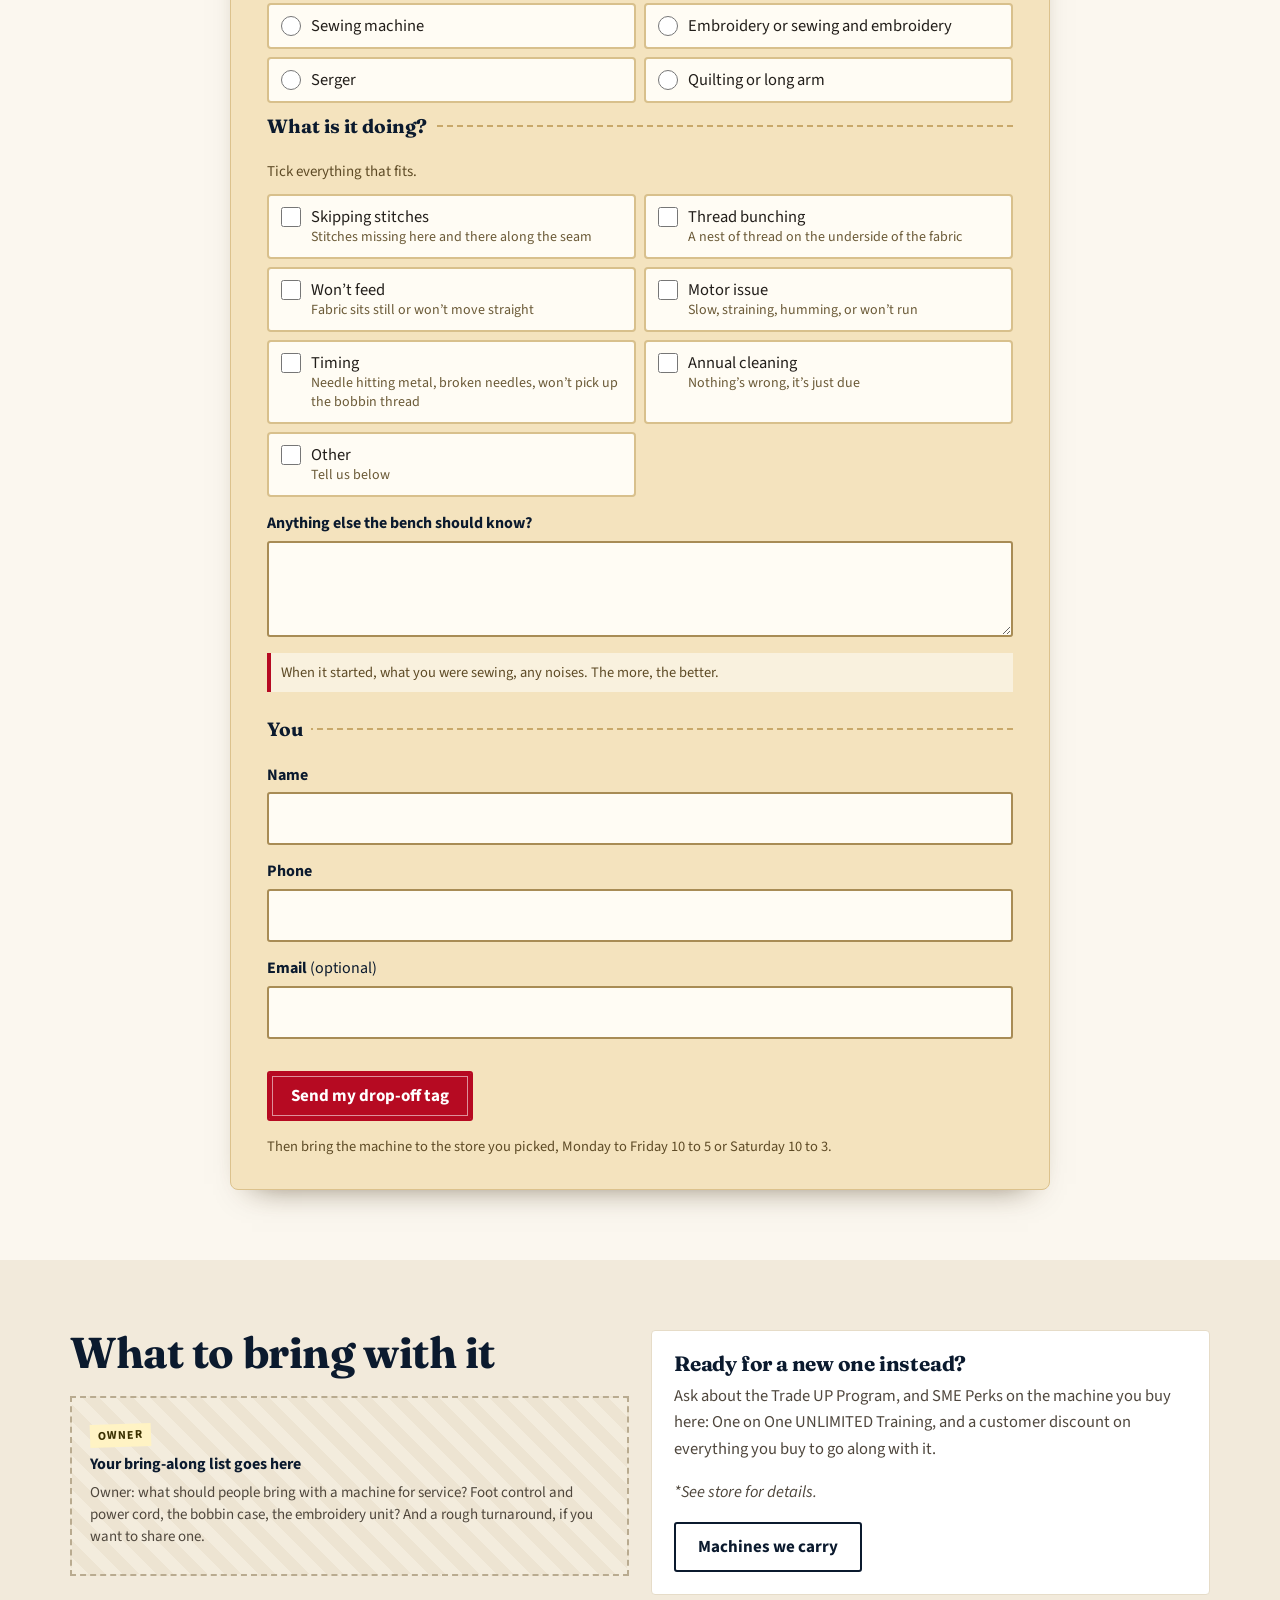
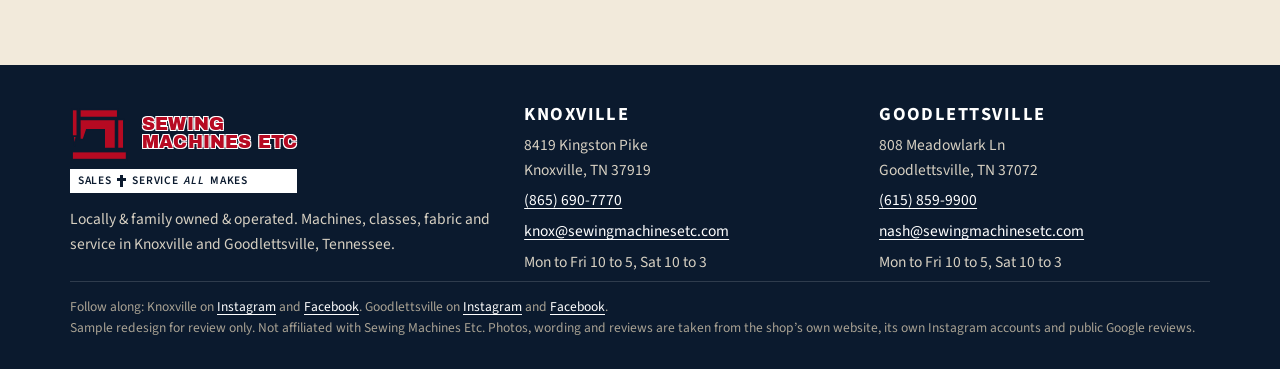
<file: service.html>
<!DOCTYPE html>
<html lang="en">
<head>
<meta charset="utf-8">
<meta name="viewport" content="width=device-width, initial-scale=1">
<meta name="robots" content="noindex, nofollow, noarchive">
<title>Sewing Machine Service and Repair, All Makes | Sewing Machines Etc, Knoxville and Goodlettsville</title>
<meta name="description" content="On-site service center at both Sewing Machines Etc locations. Sales and service, all makes. Fill out a drop-off tag before you bring your machine in.">
<meta name="theme-color" content="#0B1A2E">
<link rel="icon" href="data:,">
<link rel="preconnect" href="https://fonts.googleapis.com">
<link rel="preconnect" href="https://fonts.gstatic.com" crossorigin>
<link rel="stylesheet" href="https://fonts.googleapis.com/css2?family=Archivo+Black&family=Fraunces:ital,opsz,wght@0,9..144,600;0,9..144,700;1,9..144,600&family=Source+Sans+3:wght@400;600;700&display=swap">
<link rel="stylesheet" href="style.css">
</head>
<body>
<a class="skip" href="#main">Skip to main content</a>
<div class="ribbon" role="note"><div class="wrap"><strong>Sample</strong>Unsolicited proposed redesign. Not affiliated with Sewing Machines Etc, and not their live website.</div></div>
<div class="storebar"><div class="wrap"><span>Knoxville <a href="tel:+18656907770">(865) 690-7770</a></span><span>Goodlettsville <a href="tel:+16158599900">(615) 859-9900</a></span><span class="hrs">Mon to Fri 10 to 5, Sat 10 to 3</span></div></div>
<header class="site-head">
<div class="wrap head-row">
<a class="sign" href="index.html" aria-label="Sewing Machines Etc, home"><span class="sign-top"><svg class="sign-mark" viewBox="0 0 56 52" aria-hidden="true" focusable="false"><g fill="#B60A22" stroke="#0B1A2E" stroke-width="1.2"><rect x="2" y="4" width="4.5" height="24"/><polygon points="2.8,28 5.7,28 4.25,37"/><rect x="9" y="4" width="34" height="7"/><polygon points="9,13 41,13 41,39 31,39 31,22 15,22 12,31 9,31"/><rect x="43" y="13" width="5.5" height="26"/><rect x="2" y="42" width="49" height="7"/></g></svg><span class="sign-words"><span>Sewing</span><span>Machines Etc</span></span></span><span class="sign-band">Sales <svg viewBox="0 0 9 12" aria-hidden="true" focusable="false"><path fill="currentColor" d="M3 0h3v3h3v3H6v6H3V6H0V3h3z"/></svg> Service <i>All</i> Makes</span></a>
<nav class="main-nav" aria-label="Main"><ul><li><a href="index.html">Home</a></li><li><a href="shop.html">Fabric &amp; Machines</a></li><li><a href="classes.html">Classes</a></li><li><a href="service.html" aria-current="page">Service &amp; Repair</a></li><li><a href="visit.html">Visit Both Stores</a></li></ul></nav>
</div>
</header>
<main id="main">

<section class="page-hero" aria-labelledby="svc-h">
<div class="wrap page-hero-grid">
<div>
<p class="eyebrow">Service center &middot; both stores</p>
<h1 id="svc-h">Service, <em>all makes.</em></h1>
<p class="lede">It&rsquo;s been on the sign out front the whole time: Sales, Service, <i>All</i> Makes. There is an on-site service center at both locations, Kingston Pike in Knoxville and Meadowlark Lane in Goodlettsville.</p>
<div class="btn-row"><a class="btn" href="#tag">Fill out a drop-off tag</a><a class="btn btn-line" href="tel:+18656907770">Call Knoxville</a><a class="btn btn-line" href="tel:+16158599900">Call Goodlettsville</a></div>
</div>
<img src="img/embroidery-in-store.webp" width="640" height="640" alt="A Husqvarna Viking Designer Epic on the floor at Sewing Machines Etc, stitching a flower in the hoop">
</div>
</section>

<section class="sec" aria-labelledby="tag-h" id="tag">
<div class="wrap">
<div class="sec-head" style="max-width:820px;margin-left:auto;margin-right:auto">
<h2 id="tag-h">The drop-off tag</h2>
<p>Tell the service center what the machine is doing before you carry it in. Pick a store, tick what you&rsquo;re seeing, and the bench knows where to start.</p>
</div>
<div class="sent" id="sent" role="status"><strong>Sample page.</strong> Your tag filled in correctly, but nothing was sent. On the live site this goes straight to the store you picked.</div>
<form class="tagform" action="service.html#sent" method="get" aria-labelledby="tag-title">
<p class="tag-title" id="tag-title">Service drop-off tag</p>
<p class="tag-sub">Sewing Machines Etc &middot; Sales &amp; Service, All Makes</p>

<fieldset>
<legend>Which store are you bringing it to?</legend>
<div class="choices cols">
<label class="choice"><input type="radio" name="store" value="knoxville" required><span>Knoxville<small>8419 Kingston Pike &middot; (865) 690-7770</small></span></label>
<label class="choice"><input type="radio" name="store" value="goodlettsville"><span>Goodlettsville<small>808 Meadowlark Ln &middot; (615) 859-9900</small></span></label>
</div>
</fieldset>

<fieldset>
<legend>The machine</legend>
<div class="field"><label for="brand">Brand</label><input id="brand" name="brand" type="text" autocomplete="off" required aria-describedby="brand-help"><p class="help" id="brand-help">Any make. Baby Lock, PFAFF, Husqvarna Viking, Singer or anything else.</p></div>
<div class="field"><label for="model">Model or model number</label><input id="model" name="model" type="text" autocomplete="off" aria-describedby="model-help">
<p class="help" id="model-help"><b>Where to look:</b> most machines have a small label or metal plate on the back or on the underside with the model number on it. Many also print the model name on the front, near the brand name or above the needle area. On a serger, check the back and the bottom. Can&rsquo;t find it? Leave this blank. The service center can find it.</p></div>
<span class="lbl" id="type-l">What kind of machine?</span>
<div class="choices cols" role="radiogroup" aria-labelledby="type-l">
<label class="choice"><input type="radio" name="type" value="sewing"><span>Sewing machine</span></label>
<label class="choice"><input type="radio" name="type" value="embroidery"><span>Embroidery or sewing and embroidery</span></label>
<label class="choice"><input type="radio" name="type" value="serger"><span>Serger</span></label>
<label class="choice"><input type="radio" name="type" value="quilting"><span>Quilting or long arm</span></label>
</div>
</fieldset>

<fieldset>
<legend>What is it doing?</legend>
<p class="tag-sub" style="text-align:left;margin:0 0 10px">Tick everything that fits.</p>
<div class="choices cols">
<label class="choice"><input type="checkbox" name="problem" value="skipping-stitches"><span>Skipping stitches<small>Stitches missing here and there along the seam</small></span></label>
<label class="choice"><input type="checkbox" name="problem" value="thread-bunching"><span>Thread bunching<small>A nest of thread on the underside of the fabric</small></span></label>
<label class="choice"><input type="checkbox" name="problem" value="wont-feed"><span>Won&rsquo;t feed<small>Fabric sits still or won&rsquo;t move straight</small></span></label>
<label class="choice"><input type="checkbox" name="problem" value="motor"><span>Motor issue<small>Slow, straining, humming, or won&rsquo;t run</small></span></label>
<label class="choice"><input type="checkbox" name="problem" value="timing"><span>Timing<small>Needle hitting metal, broken needles, won&rsquo;t pick up the bobbin thread</small></span></label>
<label class="choice"><input type="checkbox" name="problem" value="annual-cleaning"><span>Annual cleaning<small>Nothing&rsquo;s wrong, it&rsquo;s just due</small></span></label>
<label class="choice"><input type="checkbox" name="problem" value="other"><span>Other<small>Tell us below</small></span></label>
</div>
<div class="field" style="margin-top:14px"><label for="notes">Anything else the bench should know?</label><textarea id="notes" name="notes" aria-describedby="notes-help"></textarea><p class="help" id="notes-help">When it started, what you were sewing, any noises. The more, the better.</p></div>
</fieldset>

<fieldset>
<legend>You</legend>
<div class="field"><label for="name">Name</label><input id="name" name="name" type="text" autocomplete="name" required></div>
<div class="field"><label for="phone">Phone</label><input id="phone" name="phone" type="tel" autocomplete="tel" required></div>
<div class="field"><label for="email">Email <span style="font-weight:400">(optional)</span></label><input id="email" name="email" type="email" autocomplete="email"></div>
</fieldset>

<div class="form-end">
<button class="btn" type="submit">Send my drop-off tag</button>
<p>Then bring the machine to the store you picked, Monday to Friday 10 to 5 or Saturday 10 to 3.</p>
</div>
</form>
</div>
</section>

<section class="sec sec-alt" aria-labelledby="bring-h">
<div class="wrap two">
<div>
<h2 id="bring-h">What to bring with it</h2>
<figure class="need" style="min-height:180px"><span class="tape">Owner</span><strong>Your bring-along list goes here</strong><p>Owner: what should people bring with a machine for service? Foot control and power cord, the bobbin case, the embroidery unit? And a rough turnaround, if you want to share one.</p></figure>
</div>
<div class="panel">
<h3>Ready for a new one instead?</h3>
<p>Ask about the Trade UP Program, and SME Perks on the machine you buy here: One on One UNLIMITED Training, and a customer discount on everything you buy to go along with it.</p>
<p class="fine">*See store for details.</p>
<a class="btn btn-line" href="shop.html#machines">Machines we carry</a>
</div>
</div>
</section>
</main>
<footer class="site-foot">
<div class="wrap">
<div class="foot-grid">
<div class="foot-sign"><span class="sign" aria-hidden="true" style="color:#B60A22"><span class="sign-top"><svg class="sign-mark" viewBox="0 0 56 52" aria-hidden="true" focusable="false"><g fill="#B60A22" stroke="#0B1A2E" stroke-width="1.2"><rect x="2" y="4" width="4.5" height="24"/><polygon points="2.8,28 5.7,28 4.25,37"/><rect x="9" y="4" width="34" height="7"/><polygon points="9,13 41,13 41,39 31,39 31,22 15,22 12,31 9,31"/><rect x="43" y="13" width="5.5" height="26"/><rect x="2" y="42" width="49" height="7"/></g></svg><span class="sign-words"><span>Sewing</span><span>Machines Etc</span></span></span><span class="sign-band">Sales <svg viewBox="0 0 9 12" aria-hidden="true" focusable="false"><path fill="currentColor" d="M3 0h3v3h3v3H6v6H3V6H0V3h3z"/></svg> Service <i>All</i> Makes</span></span>
<p style="margin-top:14px">Locally &amp; family owned &amp; operated. Machines, classes, fabric and service in Knoxville and Goodlettsville, Tennessee.</p></div>
<div><h2>Knoxville</h2><p>8419 Kingston Pike<br>Knoxville, TN 37919</p><p><a href="tel:+18656907770">(865) 690-7770</a></p><p><a href="mailto:knox@sewingmachinesetc.com">knox@sewingmachinesetc.com</a></p><p>Mon to Fri 10 to 5, Sat 10 to 3</p></div>
<div><h2>Goodlettsville</h2><p>808 Meadowlark Ln<br>Goodlettsville, TN 37072</p><p><a href="tel:+16158599900">(615) 859-9900</a></p><p><a href="mailto:nash@sewingmachinesetc.com">nash@sewingmachinesetc.com</a></p><p>Mon to Fri 10 to 5, Sat 10 to 3</p></div>
</div>
<p class="foot-note">Follow along: Knoxville on <a href="https://www.instagram.com/sewingmachinesetcknox/">Instagram</a> and <a href="https://www.facebook.com/SewingMachinesEtcKnoxville">Facebook</a>. Goodlettsville on <a href="https://www.instagram.com/sewingmachinesetcnash/">Instagram</a> and <a href="https://www.facebook.com/SewingMachinesEtcNash/">Facebook</a>.<br>Sample redesign for review only. Not affiliated with Sewing Machines Etc. Photos, wording and reviews are taken from the shop&rsquo;s own website, its own Instagram accounts and public Google reviews.</p>
</div>
</footer>
</body>
</html>
</file>
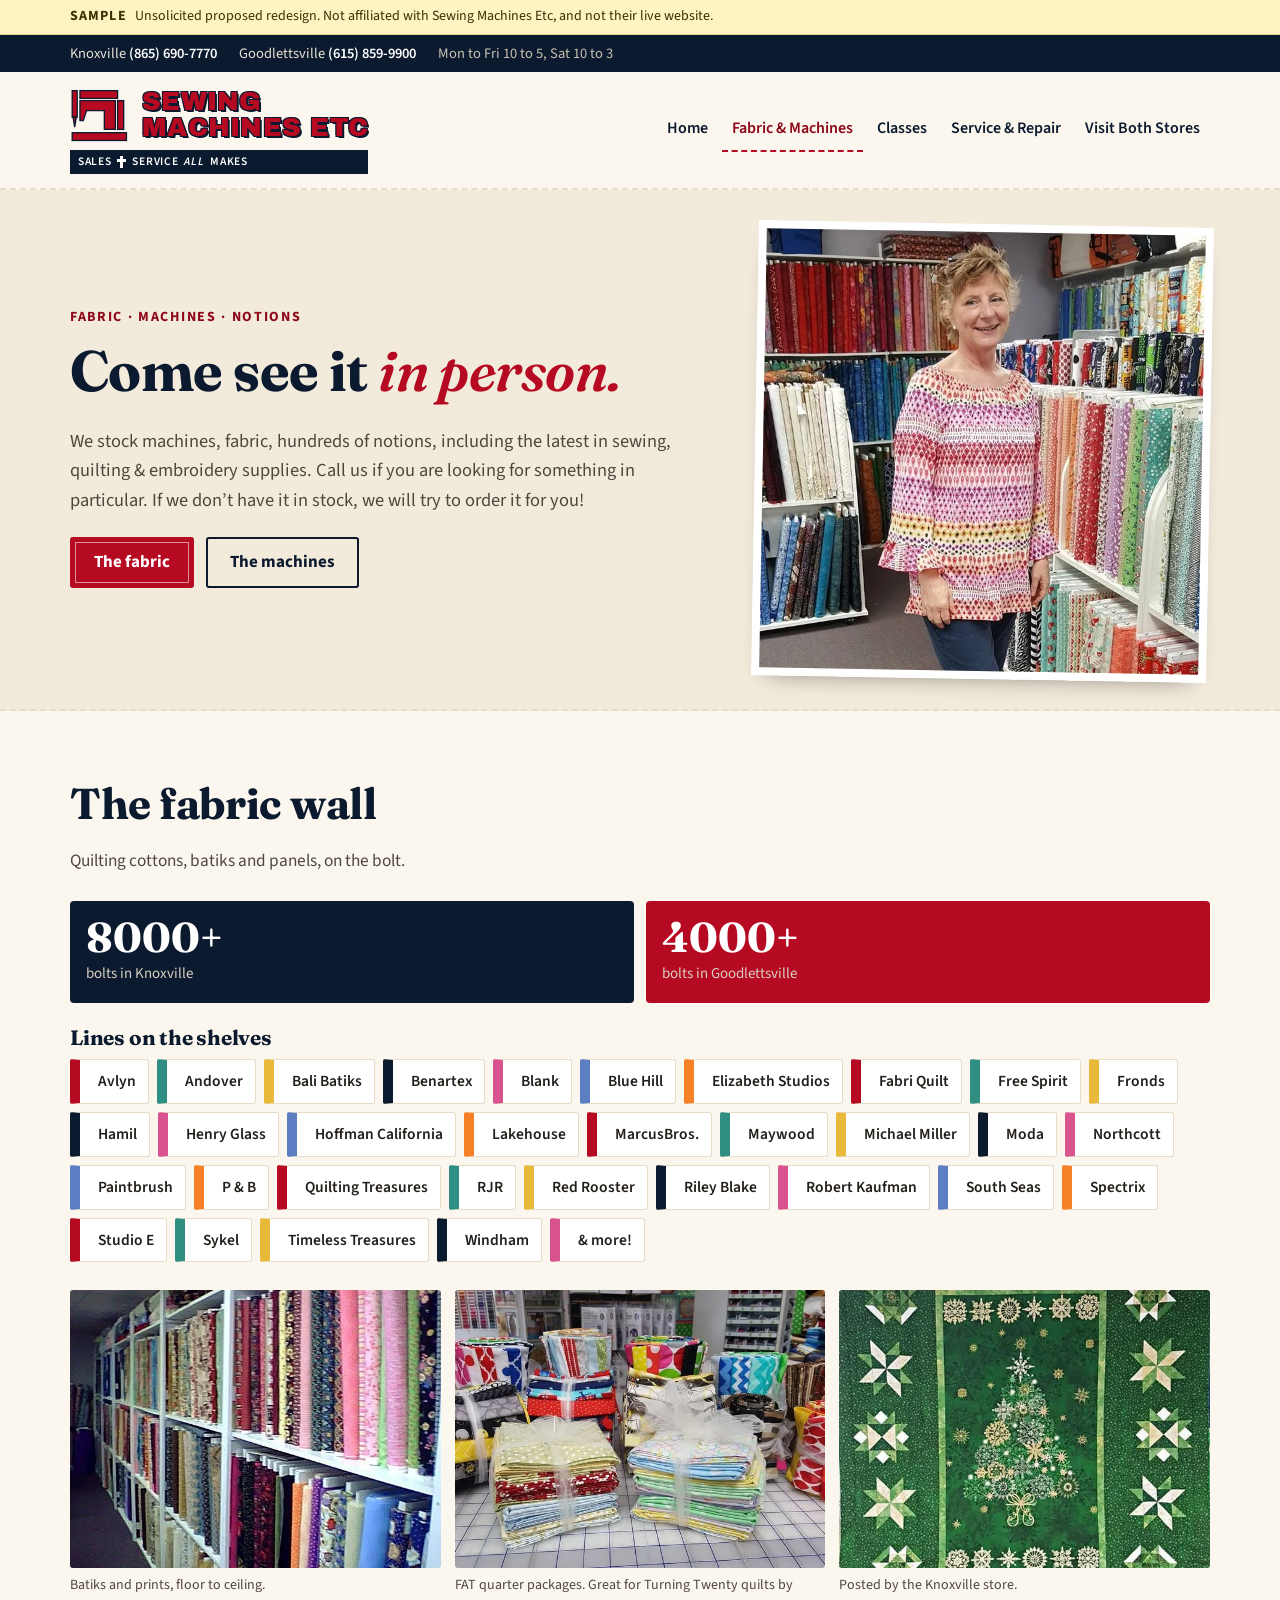
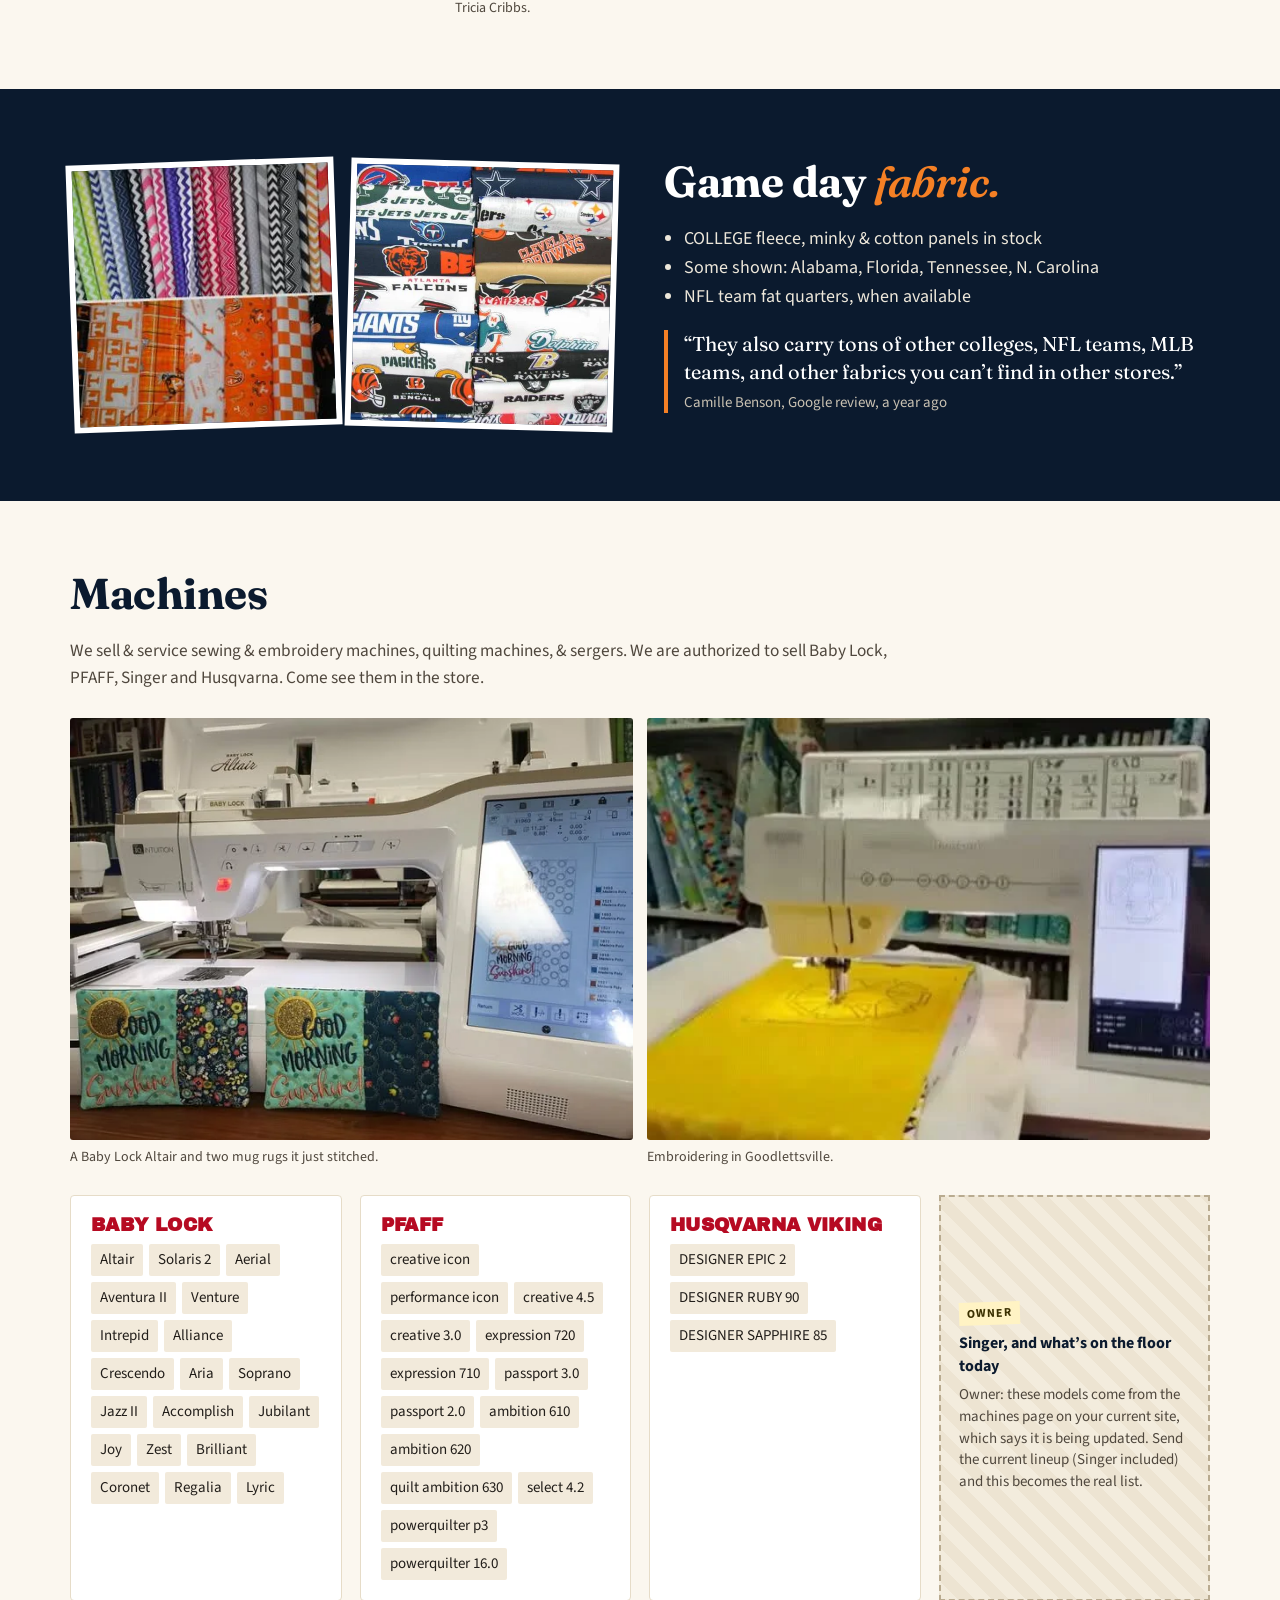
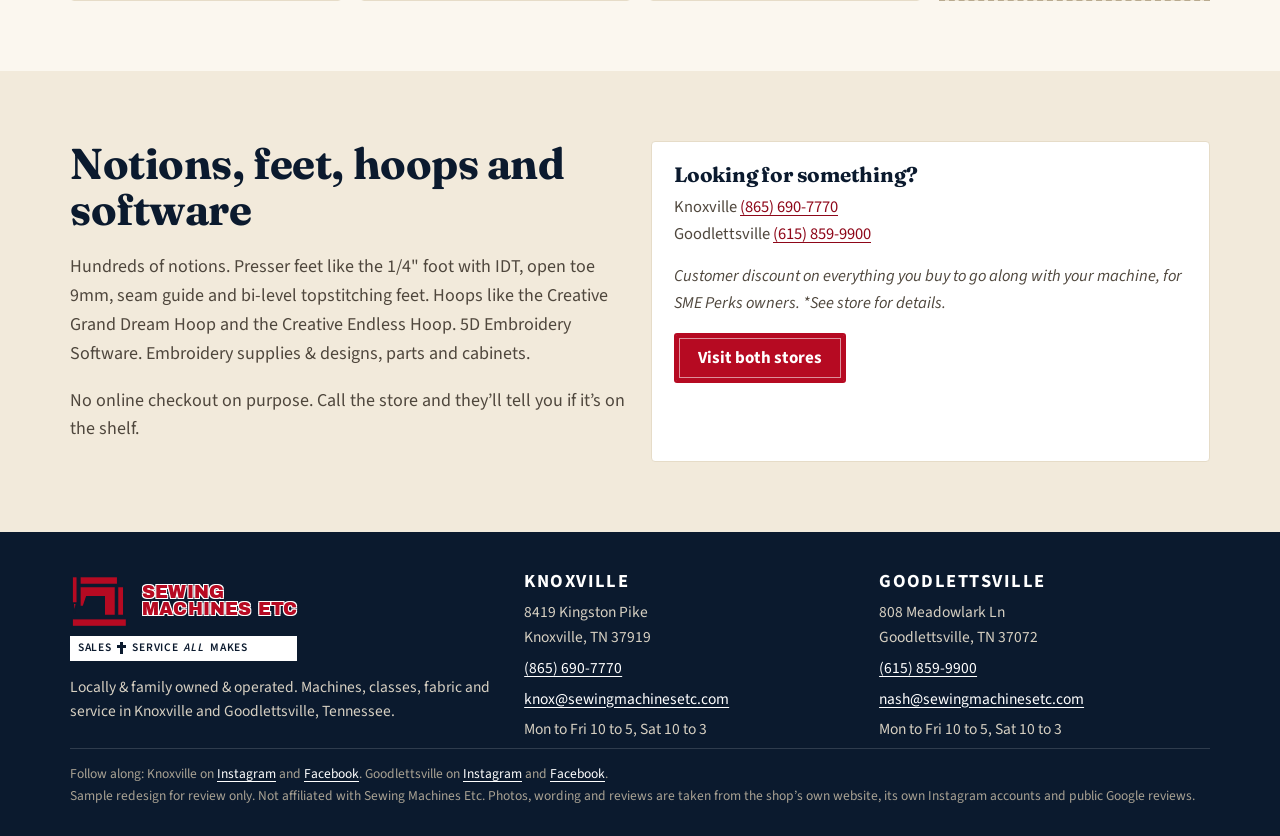
<file: shop.html>
<!DOCTYPE html>
<html lang="en">
<head>
<meta charset="utf-8">
<meta name="viewport" content="width=device-width, initial-scale=1">
<meta name="robots" content="noindex, nofollow, noarchive">
<title>Fabric, Machines and Notions | Sewing Machines Etc, Knoxville and Goodlettsville</title>
<meta name="description" content="Over 8000 bolts of fabric in Knoxville and 4000 in Goodlettsville. Baby Lock, PFAFF, Singer and Husqvarna machines, notions, college and NFL fabric.">
<meta name="theme-color" content="#0B1A2E">
<link rel="icon" href="data:,">
<link rel="preconnect" href="https://fonts.googleapis.com">
<link rel="preconnect" href="https://fonts.gstatic.com" crossorigin>
<link rel="stylesheet" href="https://fonts.googleapis.com/css2?family=Archivo+Black&family=Fraunces:ital,opsz,wght@0,9..144,600;0,9..144,700;1,9..144,600&family=Source+Sans+3:wght@400;600;700&display=swap">
<link rel="stylesheet" href="style.css">
</head>
<body>
<a class="skip" href="#main">Skip to main content</a>
<div class="ribbon" role="note"><div class="wrap"><strong>Sample</strong>Unsolicited proposed redesign. Not affiliated with Sewing Machines Etc, and not their live website.</div></div>
<div class="storebar"><div class="wrap"><span>Knoxville <a href="tel:+18656907770">(865) 690-7770</a></span><span>Goodlettsville <a href="tel:+16158599900">(615) 859-9900</a></span><span class="hrs">Mon to Fri 10 to 5, Sat 10 to 3</span></div></div>
<header class="site-head">
<div class="wrap head-row">
<a class="sign" href="index.html" aria-label="Sewing Machines Etc, home"><span class="sign-top"><svg class="sign-mark" viewBox="0 0 56 52" aria-hidden="true" focusable="false"><g fill="#B60A22" stroke="#0B1A2E" stroke-width="1.2"><rect x="2" y="4" width="4.5" height="24"/><polygon points="2.8,28 5.7,28 4.25,37"/><rect x="9" y="4" width="34" height="7"/><polygon points="9,13 41,13 41,39 31,39 31,22 15,22 12,31 9,31"/><rect x="43" y="13" width="5.5" height="26"/><rect x="2" y="42" width="49" height="7"/></g></svg><span class="sign-words"><span>Sewing</span><span>Machines Etc</span></span></span><span class="sign-band">Sales <svg viewBox="0 0 9 12" aria-hidden="true" focusable="false"><path fill="currentColor" d="M3 0h3v3h3v3H6v6H3V6H0V3h3z"/></svg> Service <i>All</i> Makes</span></a>
<nav class="main-nav" aria-label="Main"><ul><li><a href="index.html">Home</a></li><li><a href="shop.html" aria-current="page">Fabric &amp; Machines</a></li><li><a href="classes.html">Classes</a></li><li><a href="service.html">Service &amp; Repair</a></li><li><a href="visit.html">Visit Both Stores</a></li></ul></nav>
</div>
</header>
<main id="main">

<section class="page-hero" aria-labelledby="sh-h">
<div class="wrap page-hero-grid">
<div>
<p class="eyebrow">Fabric &middot; machines &middot; notions</p>
<h1 id="sh-h">Come see it <em>in person.</em></h1>
<p class="lede">We stock machines, fabric, hundreds of notions, including the latest in sewing, quilting &amp; embroidery supplies. Call us if you are looking for something in particular. If we don&rsquo;t have it in stock, we will try to order it for you!</p>
<div class="btn-row"><a class="btn" href="#fabric">The fabric</a><a class="btn btn-line" href="#machines">The machines</a></div>
</div>
<img src="img/staff-fabric-wall.webp" width="640" height="640" alt="A smiling woman in a patterned blouse standing in front of the fabric wall">
</div>
</section>

<section class="sec" id="fabric" aria-labelledby="fab-h">
<div class="wrap">
<div class="sec-head"><h2 id="fab-h">The fabric wall</h2><p>Quilting cottons, batiks and panels, on the bolt.</p></div>
<div class="counts">
<div class="count"><b>8000+</b><span>bolts in Knoxville</span></div>
<div class="count" style="background:var(--red)"><b>4000+</b><span>bolts in Goodlettsville</span></div>
</div>
<h3>Lines on the shelves</h3>
<ul class="bolts" aria-label="Fabric manufacturers carried"><li>Avlyn</li><li>Andover</li><li>Bali Batiks</li><li>Benartex</li><li>Blank</li><li>Blue Hill</li><li>Elizabeth Studios</li><li>Fabri Quilt</li><li>Free Spirit</li><li>Fronds</li><li>Hamil</li><li>Henry Glass</li><li>Hoffman California</li><li>Lakehouse</li><li>MarcusBros.</li><li>Maywood</li><li>Michael Miller</li><li>Moda</li><li>Northcott</li><li>Paintbrush</li><li>P &amp; B</li><li>Quilting Treasures</li><li>RJR</li><li>Red Rooster</li><li>Riley Blake</li><li>Robert Kaufman</li><li>South Seas</li><li>Spectrix</li><li>Studio E</li><li>Sykel</li><li>Timeless Treasures</li><li>Windham</li><li>&amp; more!</li></ul>
<div class="photo-row three" style="margin-top:28px">
<figure><img src="img/aisle-batiks.webp" width="602" height="479" alt="Shelves of batik and print bolts" loading="lazy"><figcaption>Batiks and prints, floor to ceiling.</figcaption></figure>
<figure><img src="img/fat-quarter-bundles.webp" width="640" height="463" alt="Fat quarter bundles tied with tulle" loading="lazy"><figcaption>FAT quarter packages. Great for Turning Twenty quilts by Tricia Cribbs.</figcaption></figure>
<figure><img src="img/tree-quilt.webp" width="512" height="640" alt="A green Christmas quilt with a star medallion and pieced star blocks" loading="lazy"><figcaption>Posted by the Knoxville store.</figcaption></figure>
</div>
</div>
</section>

<section class="sec gameday" aria-labelledby="gd-h">
<div class="wrap gameday-grid">
<div class="photos">
<img src="img/tn-fabric.webp" width="299" height="256" alt="Tennessee orange checkerboard and Power T fabrics" loading="lazy">
<img src="img/nfl-fat-quarters.webp" width="450" height="600" alt="A stack of NFL team fat quarters" loading="lazy">
</div>
<div>
<h2 id="gd-h">Game day <em>fabric.</em></h2>
<ul><li>COLLEGE fleece, minky &amp; cotton panels in stock</li><li>Some shown: Alabama, Florida, Tennessee, N. Carolina</li><li>NFL team fat quarters, when available</li></ul>
<blockquote>&ldquo;They also carry tons of other colleges, NFL teams, MLB teams, and other fabrics you can&rsquo;t find in other stores.&rdquo;<cite>Camille Benson, Google review, a year ago</cite></blockquote>
</div>
</div>
</section>

<section class="sec" id="machines" aria-labelledby="mc-h">
<div class="wrap">
<div class="sec-head"><h2 id="mc-h">Machines</h2><p>We sell &amp; service sewing &amp; embroidery machines, quilting machines, &amp; sergers. We are authorized to sell Baby Lock, PFAFF, Singer and Husqvarna. Come see them in the store.</p></div>
<div class="photo-row" style="margin-bottom:26px">
<figure><img src="img/altair-mug-rugs.webp" width="640" height="549" alt="A Baby Lock Altair with two embroidered mug rugs" loading="lazy"><figcaption>A Baby Lock Altair and two mug rugs it just stitched.</figcaption></figure>
<figure><img src="img/nash-embroidery.webp" width="640" height="360" alt="An embroidery machine stitching on yellow fabric in front of the Goodlettsville fabric wall" loading="lazy"><figcaption>Embroidering in Goodlettsville.</figcaption></figure>
</div>
<div class="brands">
<div class="brand"><h3>Baby Lock</h3><ul><li>Altair</li><li>Solaris 2</li><li>Aerial</li><li>Aventura II</li><li>Venture</li><li>Intrepid</li><li>Alliance</li><li>Crescendo</li><li>Aria</li><li>Soprano</li><li>Jazz II</li><li>Accomplish</li><li>Jubilant</li><li>Joy</li><li>Zest</li><li>Brilliant</li><li>Coronet</li><li>Regalia</li><li>Lyric</li></ul></div>
<div class="brand"><h3>PFAFF</h3><ul><li>creative icon</li><li>performance icon</li><li>creative 4.5</li><li>creative 3.0</li><li>expression 720</li><li>expression 710</li><li>passport 3.0</li><li>passport 2.0</li><li>ambition 610</li><li>ambition 620</li><li>quilt ambition 630</li><li>select 4.2</li><li>powerquilter p3</li><li>powerquilter 16.0</li></ul></div>
<div class="brand"><h3>Husqvarna Viking</h3><ul><li>DESIGNER EPIC 2</li><li>DESIGNER RUBY 90</li><li>DESIGNER SAPPHIRE 85</li></ul></div>
<figure class="need"><span class="tape">Owner</span><strong>Singer, and what&rsquo;s on the floor today</strong><p>Owner: these models come from the machines page on your current site, which says it is being updated. Send the current lineup (Singer included) and this becomes the real list.</p></figure>
</div>
</div>
</section>

<section class="sec sec-alt" aria-labelledby="no-h">
<div class="wrap two">
<div>
<h2 id="no-h">Notions, feet, hoops and software</h2>
<p style="color:var(--thread)">Hundreds of notions. Presser feet like the 1/4&quot; foot with IDT, open toe 9mm, seam guide and bi-level topstitching feet. Hoops like the Creative Grand Dream Hoop and the Creative Endless Hoop. 5D Embroidery Software. Embroidery supplies &amp; designs, parts and cabinets.</p>
<p style="color:var(--thread)">No online checkout on purpose. Call the store and they&rsquo;ll tell you if it&rsquo;s on the shelf.</p>
</div>
<div class="panel">
<h3>Looking for something?</h3>
<p>Knoxville <a href="tel:+18656907770">(865) 690-7770</a><br>Goodlettsville <a href="tel:+16158599900">(615) 859-9900</a></p>
<p class="fine">Customer discount on everything you buy to go along with your machine, for SME Perks owners. *See store for details.</p>
<a class="btn" href="visit.html">Visit both stores</a>
</div>
</div>
</section>
</main>
<footer class="site-foot">
<div class="wrap">
<div class="foot-grid">
<div class="foot-sign"><span class="sign" aria-hidden="true" style="color:#B60A22"><span class="sign-top"><svg class="sign-mark" viewBox="0 0 56 52" aria-hidden="true" focusable="false"><g fill="#B60A22" stroke="#0B1A2E" stroke-width="1.2"><rect x="2" y="4" width="4.5" height="24"/><polygon points="2.8,28 5.7,28 4.25,37"/><rect x="9" y="4" width="34" height="7"/><polygon points="9,13 41,13 41,39 31,39 31,22 15,22 12,31 9,31"/><rect x="43" y="13" width="5.5" height="26"/><rect x="2" y="42" width="49" height="7"/></g></svg><span class="sign-words"><span>Sewing</span><span>Machines Etc</span></span></span><span class="sign-band">Sales <svg viewBox="0 0 9 12" aria-hidden="true" focusable="false"><path fill="currentColor" d="M3 0h3v3h3v3H6v6H3V6H0V3h3z"/></svg> Service <i>All</i> Makes</span></span>
<p style="margin-top:14px">Locally &amp; family owned &amp; operated. Machines, classes, fabric and service in Knoxville and Goodlettsville, Tennessee.</p></div>
<div><h2>Knoxville</h2><p>8419 Kingston Pike<br>Knoxville, TN 37919</p><p><a href="tel:+18656907770">(865) 690-7770</a></p><p><a href="mailto:knox@sewingmachinesetc.com">knox@sewingmachinesetc.com</a></p><p>Mon to Fri 10 to 5, Sat 10 to 3</p></div>
<div><h2>Goodlettsville</h2><p>808 Meadowlark Ln<br>Goodlettsville, TN 37072</p><p><a href="tel:+16158599900">(615) 859-9900</a></p><p><a href="mailto:nash@sewingmachinesetc.com">nash@sewingmachinesetc.com</a></p><p>Mon to Fri 10 to 5, Sat 10 to 3</p></div>
</div>
<p class="foot-note">Follow along: Knoxville on <a href="https://www.instagram.com/sewingmachinesetcknox/">Instagram</a> and <a href="https://www.facebook.com/SewingMachinesEtcKnoxville">Facebook</a>. Goodlettsville on <a href="https://www.instagram.com/sewingmachinesetcnash/">Instagram</a> and <a href="https://www.facebook.com/SewingMachinesEtcNash/">Facebook</a>.<br>Sample redesign for review only. Not affiliated with Sewing Machines Etc. Photos, wording and reviews are taken from the shop&rsquo;s own website, its own Instagram accounts and public Google reviews.</p>
</div>
</footer>
</body>
</html>
</file>
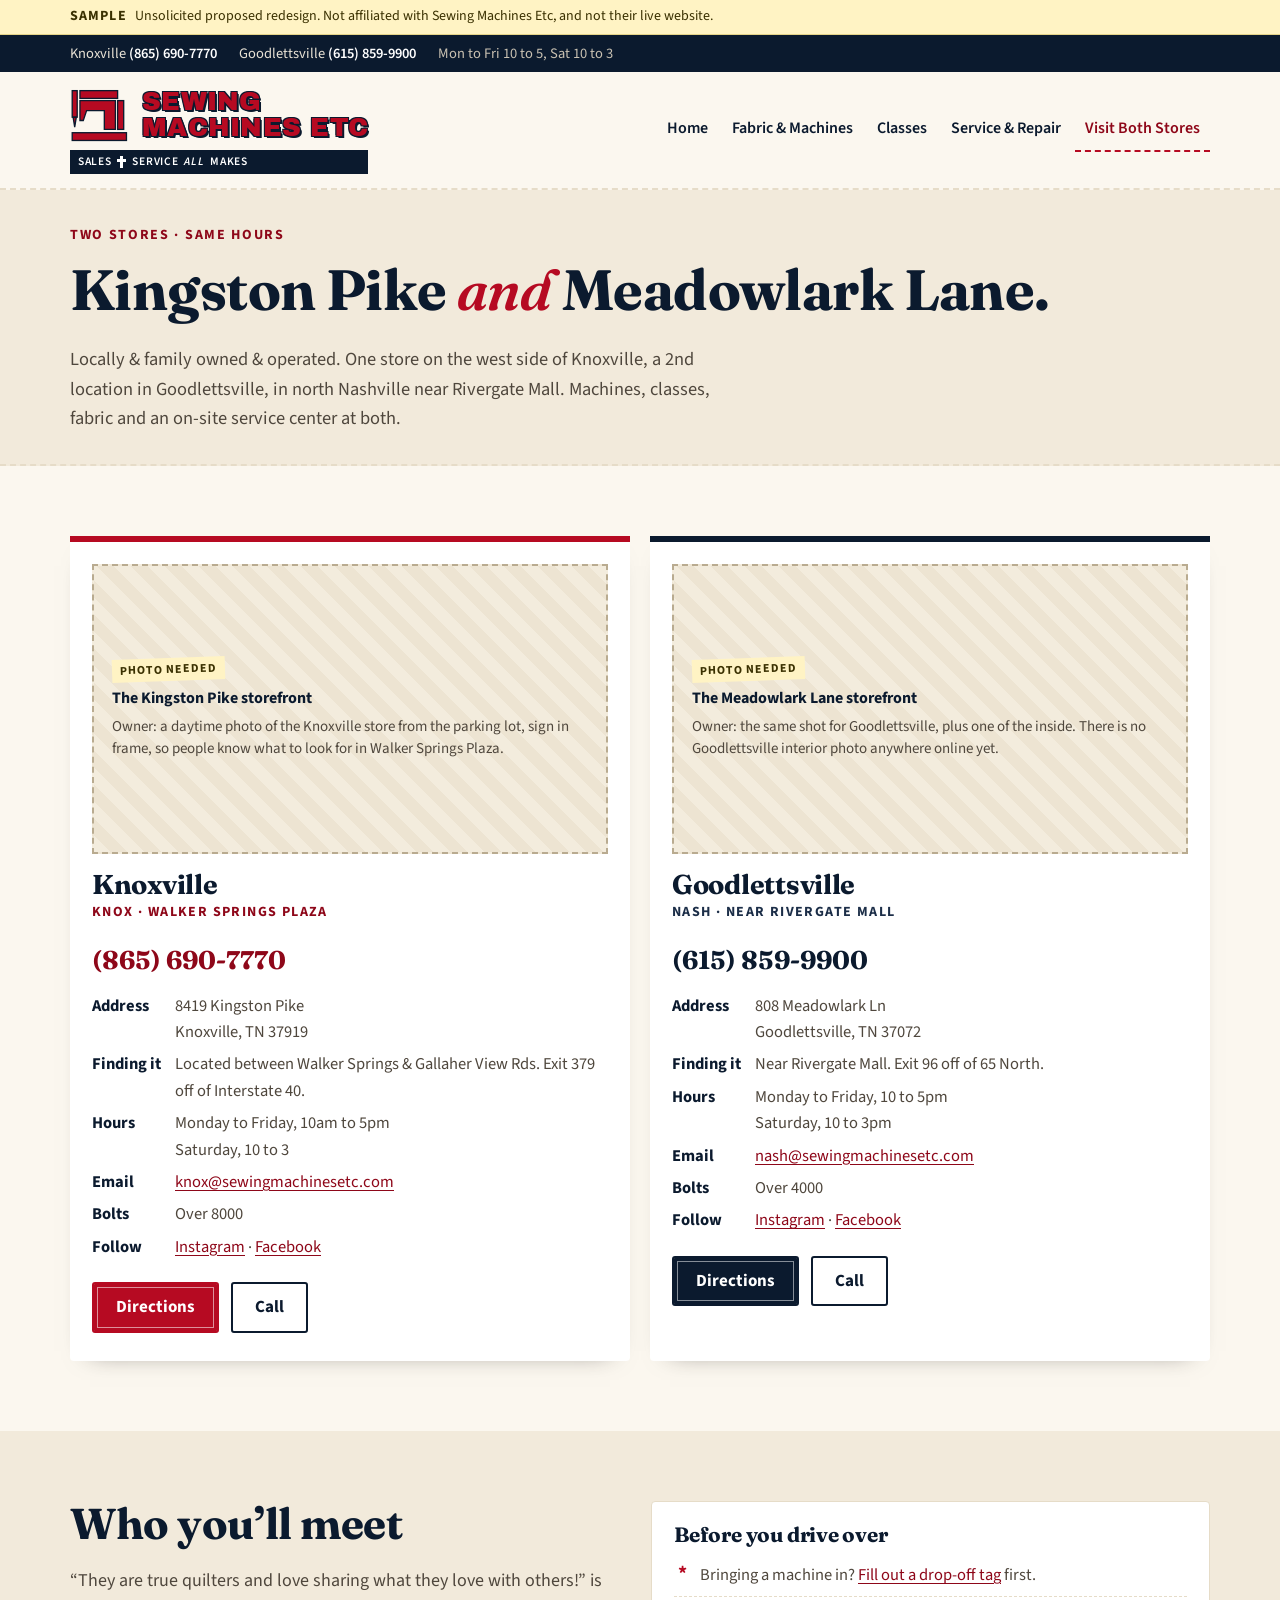
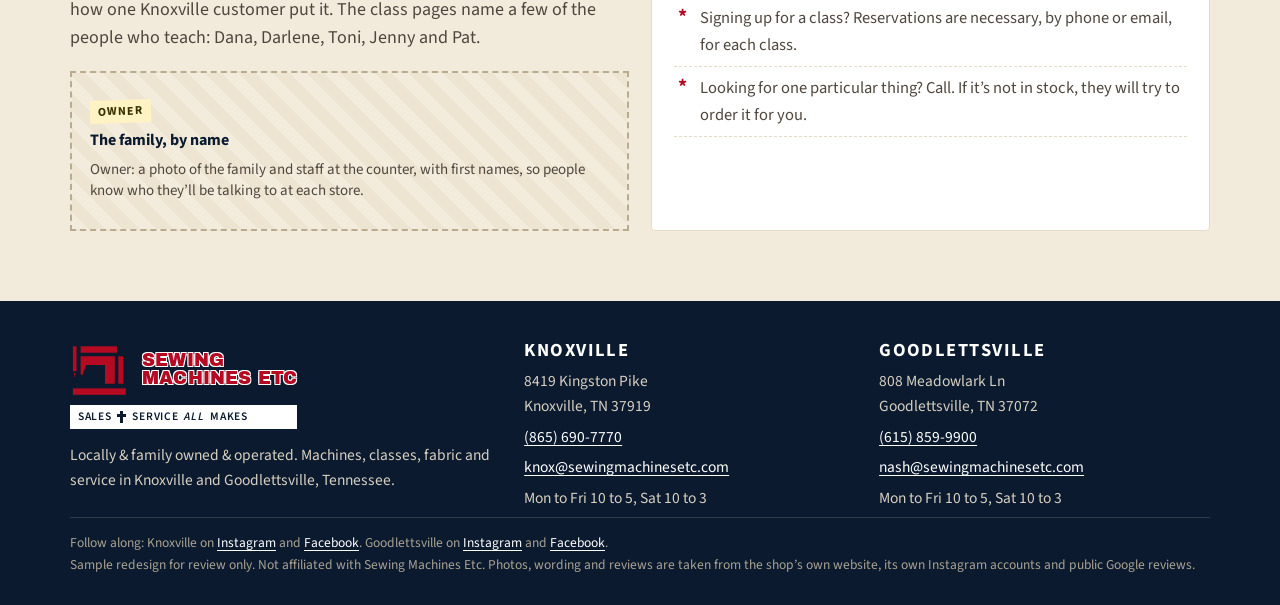
<file: visit.html>
<!DOCTYPE html>
<html lang="en">
<head>
<meta charset="utf-8">
<meta name="viewport" content="width=device-width, initial-scale=1">
<meta name="robots" content="noindex, nofollow, noarchive">
<title>Visit Both Stores | Sewing Machines Etc, 8419 Kingston Pike Knoxville and 808 Meadowlark Ln Goodlettsville</title>
<meta name="description" content="Addresses, hours, phone numbers and directions for Sewing Machines Etc in Knoxville (Kingston Pike, exit 379 off I-40) and Goodlettsville (near Rivergate Mall, exit 96 off I-65).">
<meta name="theme-color" content="#0B1A2E">
<link rel="icon" href="data:,">
<link rel="preconnect" href="https://fonts.googleapis.com">
<link rel="preconnect" href="https://fonts.gstatic.com" crossorigin>
<link rel="stylesheet" href="https://fonts.googleapis.com/css2?family=Archivo+Black&family=Fraunces:ital,opsz,wght@0,9..144,600;0,9..144,700;1,9..144,600&family=Source+Sans+3:wght@400;600;700&display=swap">
<link rel="stylesheet" href="style.css">
</head>
<body>
<a class="skip" href="#main">Skip to main content</a>
<div class="ribbon" role="note"><div class="wrap"><strong>Sample</strong>Unsolicited proposed redesign. Not affiliated with Sewing Machines Etc, and not their live website.</div></div>
<div class="storebar"><div class="wrap"><span>Knoxville <a href="tel:+18656907770">(865) 690-7770</a></span><span>Goodlettsville <a href="tel:+16158599900">(615) 859-9900</a></span><span class="hrs">Mon to Fri 10 to 5, Sat 10 to 3</span></div></div>
<header class="site-head">
<div class="wrap head-row">
<a class="sign" href="index.html" aria-label="Sewing Machines Etc, home"><span class="sign-top"><svg class="sign-mark" viewBox="0 0 56 52" aria-hidden="true" focusable="false"><g fill="#B60A22" stroke="#0B1A2E" stroke-width="1.2"><rect x="2" y="4" width="4.5" height="24"/><polygon points="2.8,28 5.7,28 4.25,37"/><rect x="9" y="4" width="34" height="7"/><polygon points="9,13 41,13 41,39 31,39 31,22 15,22 12,31 9,31"/><rect x="43" y="13" width="5.5" height="26"/><rect x="2" y="42" width="49" height="7"/></g></svg><span class="sign-words"><span>Sewing</span><span>Machines Etc</span></span></span><span class="sign-band">Sales <svg viewBox="0 0 9 12" aria-hidden="true" focusable="false"><path fill="currentColor" d="M3 0h3v3h3v3H6v6H3V6H0V3h3z"/></svg> Service <i>All</i> Makes</span></a>
<nav class="main-nav" aria-label="Main"><ul><li><a href="index.html">Home</a></li><li><a href="shop.html">Fabric &amp; Machines</a></li><li><a href="classes.html">Classes</a></li><li><a href="service.html">Service &amp; Repair</a></li><li><a href="visit.html" aria-current="page">Visit Both Stores</a></li></ul></nav>
</div>
</header>
<main id="main">

<section class="page-hero" aria-labelledby="v-h">
<div class="wrap">
<p class="eyebrow">Two stores &middot; same hours</p>
<h1 id="v-h">Kingston Pike <em>and</em> Meadowlark Lane.</h1>
<p class="lede">Locally &amp; family owned &amp; operated. One store on the west side of Knoxville, a 2nd location in Goodlettsville, in north Nashville near Rivergate Mall. Machines, classes, fabric and an on-site service center at both.</p>
</div>
</section>

<section class="sec" aria-label="Store details">
<div class="wrap stores">
<article class="store" id="knoxville" aria-labelledby="k-h">
<figure class="need"><span class="tape">Photo needed</span><strong>The Kingston Pike storefront</strong><p>Owner: a daytime photo of the Knoxville store from the parking lot, sign in frame, so people know what to look for in Walker Springs Plaza.</p></figure>
<h2 id="k-h" style="font-size:1.7rem;margin-bottom:2px">Knoxville</h2><p class="nick">Knox &middot; Walker Springs Plaza</p>
<a class="big-phone" href="tel:+18656907770">(865) 690-7770</a>
<dl><dt>Address</dt><dd>8419 Kingston Pike<br>Knoxville, TN 37919</dd>
<dt>Finding it</dt><dd>Located between Walker Springs &amp; Gallaher View Rds. Exit 379 off of Interstate 40.</dd>
<dt>Hours</dt><dd>Monday to Friday, 10am to 5pm<br>Saturday, 10 to 3</dd>
<dt>Email</dt><dd><a href="mailto:knox@sewingmachinesetc.com">knox@sewingmachinesetc.com</a></dd>
<dt>Bolts</dt><dd>Over 8000</dd>
<dt>Follow</dt><dd><a href="https://www.instagram.com/sewingmachinesetcknox/">Instagram</a> &middot; <a href="https://www.facebook.com/SewingMachinesEtcKnoxville">Facebook</a></dd></dl>
<div class="btn-row"><a class="btn" href="https://www.google.com/maps/search/?api=1&amp;query=Sewing+Machines+Etc+8419+Kingston+Pike+Knoxville+TN+37919">Directions</a><a class="btn btn-line" href="tel:+18656907770">Call</a></div>
</article>
<article class="store nash" id="goodlettsville" aria-labelledby="n-h">
<figure class="need"><span class="tape">Photo needed</span><strong>The Meadowlark Lane storefront</strong><p>Owner: the same shot for Goodlettsville, plus one of the inside. There is no Goodlettsville interior photo anywhere online yet.</p></figure>
<h2 id="n-h" style="font-size:1.7rem;margin-bottom:2px">Goodlettsville</h2><p class="nick">Nash &middot; near Rivergate Mall</p>
<a class="big-phone" href="tel:+16158599900">(615) 859-9900</a>
<dl><dt>Address</dt><dd>808 Meadowlark Ln<br>Goodlettsville, TN 37072</dd>
<dt>Finding it</dt><dd>Near Rivergate Mall. Exit 96 off of 65 North.</dd>
<dt>Hours</dt><dd>Monday to Friday, 10 to 5pm<br>Saturday, 10 to 3pm</dd>
<dt>Email</dt><dd><a href="mailto:nash@sewingmachinesetc.com">nash@sewingmachinesetc.com</a></dd>
<dt>Bolts</dt><dd>Over 4000</dd>
<dt>Follow</dt><dd><a href="https://www.instagram.com/sewingmachinesetcnash/">Instagram</a> &middot; <a href="https://www.facebook.com/SewingMachinesEtcNash/">Facebook</a></dd></dl>
<div class="btn-row"><a class="btn" href="https://www.google.com/maps/search/?api=1&amp;query=Sewing+Machines+Etc+808+Meadowlark+Ln+Goodlettsville+TN+37072" style="background:var(--navy);border-color:var(--navy);box-shadow:inset 0 0 0 3px var(--navy),inset 0 0 0 4px rgba(255,255,255,0.5)">Directions</a><a class="btn btn-line" href="tel:+16158599900">Call</a></div>
</article>
</div>
</section>

<section class="sec sec-alt" aria-labelledby="who-h">
<div class="wrap two">
<div>
<h2 id="who-h">Who you&rsquo;ll meet</h2>
<p style="color:var(--thread)">&ldquo;They are true quilters and love sharing what they love with others!&rdquo; is how one Knoxville customer put it. The class pages name a few of the people who teach: Dana, Darlene, Toni, Jenny and Pat.</p>
<figure class="need" style="min-height:160px"><span class="tape">Owner</span><strong>The family, by name</strong><p>Owner: a photo of the family and staff at the counter, with first names, so people know who they&rsquo;ll be talking to at each store.</p></figure>
</div>
<div class="panel">
<h3>Before you drive over</h3>
<ul class="rules">
<li>Bringing a machine in? <a href="service.html#tag">Fill out a drop-off tag</a> first.</li>
<li>Signing up for a class? Reservations are necessary, by phone or email, for each class.</li>
<li>Looking for one particular thing? Call. If it&rsquo;s not in stock, they will try to order it for you.</li>
</ul>
</div>
</div>
</section>
</main>
<footer class="site-foot">
<div class="wrap">
<div class="foot-grid">
<div class="foot-sign"><span class="sign" aria-hidden="true" style="color:#B60A22"><span class="sign-top"><svg class="sign-mark" viewBox="0 0 56 52" aria-hidden="true" focusable="false"><g fill="#B60A22" stroke="#0B1A2E" stroke-width="1.2"><rect x="2" y="4" width="4.5" height="24"/><polygon points="2.8,28 5.7,28 4.25,37"/><rect x="9" y="4" width="34" height="7"/><polygon points="9,13 41,13 41,39 31,39 31,22 15,22 12,31 9,31"/><rect x="43" y="13" width="5.5" height="26"/><rect x="2" y="42" width="49" height="7"/></g></svg><span class="sign-words"><span>Sewing</span><span>Machines Etc</span></span></span><span class="sign-band">Sales <svg viewBox="0 0 9 12" aria-hidden="true" focusable="false"><path fill="currentColor" d="M3 0h3v3h3v3H6v6H3V6H0V3h3z"/></svg> Service <i>All</i> Makes</span></span>
<p style="margin-top:14px">Locally &amp; family owned &amp; operated. Machines, classes, fabric and service in Knoxville and Goodlettsville, Tennessee.</p></div>
<div><h2>Knoxville</h2><p>8419 Kingston Pike<br>Knoxville, TN 37919</p><p><a href="tel:+18656907770">(865) 690-7770</a></p><p><a href="mailto:knox@sewingmachinesetc.com">knox@sewingmachinesetc.com</a></p><p>Mon to Fri 10 to 5, Sat 10 to 3</p></div>
<div><h2>Goodlettsville</h2><p>808 Meadowlark Ln<br>Goodlettsville, TN 37072</p><p><a href="tel:+16158599900">(615) 859-9900</a></p><p><a href="mailto:nash@sewingmachinesetc.com">nash@sewingmachinesetc.com</a></p><p>Mon to Fri 10 to 5, Sat 10 to 3</p></div>
</div>
<p class="foot-note">Follow along: Knoxville on <a href="https://www.instagram.com/sewingmachinesetcknox/">Instagram</a> and <a href="https://www.facebook.com/SewingMachinesEtcKnoxville">Facebook</a>. Goodlettsville on <a href="https://www.instagram.com/sewingmachinesetcnash/">Instagram</a> and <a href="https://www.facebook.com/SewingMachinesEtcNash/">Facebook</a>.<br>Sample redesign for review only. Not affiliated with Sewing Machines Etc. Photos, wording and reviews are taken from the shop&rsquo;s own website, its own Instagram accounts and public Google reviews.</p>
</div>
</footer>
</body>
</html>
</file>
<file: style.css>
/* Sewing Machines Etc | spec redesign v1
   Palette pulled from their own sign (files/QuickSiteImages/smelogo.jpg).
   --red      #B60A22  sign letters
   --red-d    #8E0719  sign red, darkened for small text on cream
   --navy     #0B1A2E  the SALES + SERVICE ALL MAKES band
   --navy-2   #1C2E48  lighter navy for panels
   --cream    #FBF7EF  sign white, warmed
   --muslin   #F2EADB  unbleached muslin
   --linen    #E6DCC8  linen, rules and borders
   --thread   #5B5348  dark thread, body text
   --ut       #F58025  Tennessee orange (game day fabric only)
*/

:root {
  --red: #B60A22;
  --red-d: #8E0719;
  --navy: #0B1A2E;
  --navy-2: #1C2E48;
  --cream: #FBF7EF;
  --muslin: #F2EADB;
  --linen: #E6DCC8;
  --ink: #221E1A;
  --thread: #4F473D;
  --ut: #F58025;
  --sign: "Archivo Black", "Arial Black", Impact, sans-serif;
  --serif: "Fraunces", Georgia, "Times New Roman", serif;
  --body: "Source Sans 3", "Segoe UI", Arial, sans-serif;
  --wrap: 1180px;
}

*, *::before, *::after { box-sizing: border-box; }
html { -webkit-text-size-adjust: 100%; }
body {
  margin: 0;
  background: var(--cream);
  color: var(--ink);
  font-family: var(--body);
  font-size: 18px;
  line-height: 1.6;
}
img { max-width: 100%; height: auto; display: block; }
a { color: var(--red-d); text-underline-offset: 3px; }
a:hover { color: var(--red); }
:focus-visible { outline: 3px solid var(--red); outline-offset: 3px; }

h1, h2, h3 { font-family: var(--serif); font-weight: 700; line-height: 1.08; margin: 0 0 0.45em; color: var(--navy); letter-spacing: -0.01em; }
h1 { font-size: clamp(2.2rem, 6.6vw, 3.55rem); }
h2 { font-size: clamp(1.8rem, 5vw, 2.7rem); }
h3 { font-size: 1.3rem; }
h1 em, h2 em { font-style: italic; color: var(--red); font-weight: 600; }
p { margin: 0 0 1em; }
.wrap { width: 100%; max-width: var(--wrap); margin: 0 auto; padding: 0 20px; }
.sr-only { position: absolute; width: 1px; height: 1px; padding: 0; margin: -1px; overflow: hidden; clip: rect(0 0 0 0); white-space: nowrap; border: 0; }
.skip { position: absolute; left: -9999px; top: 0; background: var(--navy); color: #fff; padding: 10px 16px; z-index: 50; }
.skip:focus { left: 10px; top: 10px; }

/* Sample ribbon */
.ribbon { background: #FFF3C4; color: #3A3000; font-size: 14px; line-height: 1.4; padding: 7px 0; border-bottom: 1px solid #E5D48A; }
.ribbon strong { text-transform: uppercase; letter-spacing: 0.08em; margin-right: 8px; }

/* Store bar */
.storebar { background: var(--navy); color: #E9E3D6; font-size: 14.5px; }
.storebar .wrap { display: flex; flex-wrap: wrap; gap: 4px 22px; padding-top: 7px; padding-bottom: 7px; }
.storebar a { color: #fff; text-decoration: none; font-weight: 600; }
.storebar a:hover { text-decoration: underline; color: #fff; }
.storebar .hrs { color: #C9C1B2; }

/* Header and recreated sign wordmark */
.site-head { background: var(--cream); border-bottom: 2px dashed var(--linen); }
.head-row { display: flex; flex-wrap: wrap; align-items: center; justify-content: space-between; gap: 12px 24px; padding-top: 14px; padding-bottom: 14px; }
.sign { display: inline-flex; flex-direction: column; text-decoration: none; color: var(--red); }
.sign-top { display: flex; align-items: center; gap: 10px; }
.sign-mark { width: 50px; height: 46px; flex: none; }
.sign-words { font-family: var(--sign); font-size: 21px; line-height: 0.98; text-transform: uppercase; letter-spacing: 0.01em; color: var(--red);
  text-shadow: 1px 1px 0 var(--navy), -1px -1px 0 var(--navy), 1px -1px 0 var(--navy), -1px 1px 0 var(--navy), 2px 2px 0 var(--navy); }
.sign-words span { display: block; }
.sign-band { margin-top: 6px; background: var(--navy); color: #fff; font-family: var(--body); font-weight: 600; font-size: 11.5px; letter-spacing: 0.06em; text-transform: uppercase; padding: 3px 8px; display: flex; align-items: center; gap: 6px; white-space: nowrap; }
.sign-band i { font-style: italic; }
.sign-band svg { width: 9px; height: 12px; }
.main-nav ul { list-style: none; margin: 0; padding: 0; display: flex; flex-wrap: wrap; gap: 2px 4px; }
.main-nav a { display: block; padding: 8px 10px; color: var(--navy); text-decoration: none; font-weight: 600; font-size: 16px; border-bottom: 2px solid transparent; }
.main-nav a:hover { color: var(--red); }
.main-nav a[aria-current="page"] { border-bottom: 2px dashed var(--red); color: var(--red-d); }

/* Buttons */
.btn { display: inline-block; background: var(--red); color: #fff; text-decoration: none; font-weight: 700; font-size: 17px; padding: 13px 22px; border-radius: 3px; border: 2px solid var(--red); box-shadow: inset 0 0 0 3px var(--red), inset 0 0 0 4px rgba(255,255,255,0.55); line-height: 1.2; font-family: var(--body); cursor: pointer; }
.btn:hover { background: var(--red-d); border-color: var(--red-d); color: #fff; box-shadow: inset 0 0 0 3px var(--red-d), inset 0 0 0 4px rgba(255,255,255,0.55); }
.btn-line { background: transparent; color: var(--navy); border-color: var(--navy); box-shadow: none; }
.btn-line:hover { background: var(--navy); color: #fff; border-color: var(--navy); box-shadow: none; }
.btn-row { display: flex; flex-wrap: wrap; gap: 12px; margin: 22px 0 10px; }

/* Hero */
.hero { padding: 30px 0 34px; background:
  radial-gradient(circle at 12px 12px, rgba(182,10,34,0.07) 2px, transparent 2.5px) 0 0 / 24px 24px, var(--cream); }
.hero-grid { display: grid; gap: 28px; }
.eyebrow { font-family: var(--body); font-weight: 700; font-size: 14px; letter-spacing: 0.12em; text-transform: uppercase; color: var(--red-d); margin: 0 0 12px; }
.lede { font-size: 1.15rem; color: var(--thread); max-width: 36em; }
.hero-hours { font-size: 15.5px; color: var(--thread); margin: 0; }

/* Quilt block photo collage: photos are the shop's own, sashed like a quilt top */
.quilt { display: grid; grid-template-columns: 1fr 1fr 1fr; gap: 9px; background: var(--navy); padding: 9px; border-radius: 4px; position: relative; box-shadow: 0 14px 30px -18px rgba(11,26,46,0.6); }
.quilt::after { content: ""; position: absolute; inset: 4px; border: 1.5px dashed rgba(251,247,239,0.55); border-radius: 3px; pointer-events: none; }
.quilt figure { margin: 0; overflow: hidden; background: var(--linen); aspect-ratio: 1 / 1; }
.quilt figure img { width: 100%; height: 100%; object-fit: cover; }
.quilt .big { grid-column: span 2; grid-row: span 2; }
.quilt-cap { font-size: 14px; color: var(--thread); margin: 10px 2px 0; }

/* Selvage strip: color registration dots like the edge of a bolt */
.selvage { background: var(--muslin); border-top: 1px solid var(--linen); border-bottom: 1px solid var(--linen); overflow: hidden; }
.selvage .wrap { display: flex; align-items: center; gap: 14px; padding-top: 8px; padding-bottom: 8px; white-space: nowrap; }
.dots { display: flex; gap: 6px; flex: none; }
.dots span { width: 11px; height: 11px; border-radius: 50%; display: block; }
.dots span:nth-child(1) { background: #B60A22; } .dots span:nth-child(2) { background: #0B1A2E; } .dots span:nth-child(3) { background: #E8B93A; }
.dots span:nth-child(4) { background: #2F8F83; } .dots span:nth-child(5) { background: #D9548E; } .dots span:nth-child(6) { background: #F58025; } .dots span:nth-child(7) { background: #5B7FC2; }
.selvage p { margin: 0; font-size: 12.5px; letter-spacing: 0.16em; text-transform: uppercase; color: var(--thread); overflow: hidden; text-overflow: ellipsis; }

/* Sections */
.sec { padding: 54px 0; }
.sec-alt { background: var(--muslin); }
.sec-head { max-width: 46em; margin-bottom: 26px; }
.sec-head p { color: var(--thread); font-size: 1.08rem; }

/* Four-up "under one roof" with topstitched cards */
.roof { display: grid; gap: 20px; }
.card { background: #fff; border-radius: 4px; padding: 10px; box-shadow: 0 1px 0 var(--linen), 0 10px 24px -20px rgba(34,30,26,0.6); position: relative; }
.card::before { content: ""; position: absolute; inset: 5px; border: 1.5px dashed #D5C9B2; border-radius: 3px; pointer-events: none; }
.card img, .card .need { aspect-ratio: 4 / 3; width: 100%; object-fit: cover; border-radius: 2px; }
.card-body { padding: 14px 10px 10px; }
.card h3 { margin-bottom: 6px; }
.card p { font-size: 16.5px; color: var(--thread); margin-bottom: 10px; }
.card .more { font-weight: 700; font-size: 16px; }

/* Owner photo-needed boxes */
.need { display: flex; flex-direction: column; justify-content: center; align-items: flex-start; gap: 6px; padding: 18px; background:
  repeating-linear-gradient(45deg, #F3ECDD 0 12px, #EDE4D2 12px 24px); border: 2px dashed #B9AB90; color: var(--thread); font-size: 15px; line-height: 1.45; margin: 0; }
.need .tape { background: #FFF3C4; color: #3A3000; font-weight: 700; font-size: 12px; letter-spacing: 0.08em; text-transform: uppercase; padding: 3px 8px; transform: rotate(-2deg); }
.need strong { color: var(--navy); font-size: 16px; }
.need p { margin: 0; }

/* Perks as hang tags */
.tags { display: grid; gap: 18px; margin: 0; padding: 0; list-style: none; }
.tag { background: #fff; border: 2px solid var(--navy); border-radius: 6px 6px 6px 6px; padding: 22px 20px 18px 54px; position: relative; font-size: 17px; color: var(--thread); }
.tag::before { content: ""; position: absolute; left: 18px; top: 24px; width: 16px; height: 16px; border-radius: 50%; border: 3px solid var(--navy); background: var(--cream); }
.tag strong { display: block; font-family: var(--serif); font-size: 1.35rem; color: var(--red); line-height: 1.15; margin-bottom: 4px; }
.fine { font-size: 14.5px; color: var(--thread); font-style: italic; }

/* Game day fabric */
.gameday { background: var(--navy); color: #EDE7DA; }
.gameday h2 { color: #fff; }
.gameday h2 em { color: var(--ut); }
.gameday-grid { display: grid; gap: 24px; align-items: center; }
.gameday .photos { display: grid; grid-template-columns: 1fr 1fr; gap: 10px; }
.gameday .photos img { border: 6px solid #fff; width: 100%; aspect-ratio: 1 / 1; object-fit: cover; }
.gameday .photos img:nth-child(1) { transform: rotate(-2deg); }
.gameday .photos img:nth-child(2) { transform: rotate(1.5deg); }
.gameday blockquote { margin: 18px 0; padding: 0 0 0 16px; border-left: 4px solid var(--ut); font-family: var(--serif); font-size: 1.25rem; line-height: 1.4; color: #fff; }
.gameday cite { display: block; font-family: var(--body); font-style: normal; font-size: 15px; color: #C9C1B2; margin-top: 6px; }
.gameday ul { padding-left: 20px; margin: 0 0 12px; }
.gameday a { color: #fff; }

/* Reviews */
.reviews { display: grid; gap: 18px; }
.review { background: #fff; margin: 0; padding: 22px 20px 18px; border-radius: 4px; position: relative; }
.review::before { content: ""; position: absolute; inset: 5px; border: 1.5px dashed #D5C9B2; border-radius: 3px; pointer-events: none; }
.review blockquote { margin: 0 0 14px; font-size: 17px; color: var(--ink); }
.review blockquote p { margin: 0; }
.review footer { display: flex; align-items: center; gap: 10px; font-size: 14.5px; color: var(--thread); }
.review footer strong { display: block; color: var(--navy); font-size: 16px; }
.stars { color: var(--red); letter-spacing: 2px; font-size: 15px; display: block; margin-bottom: 8px; }
.spool { width: 34px; height: 34px; flex: none; border-radius: 50%; display: grid; place-items: center; font-weight: 700; font-size: 13px; color: #fff; background: var(--navy); box-shadow: inset 0 0 0 3px var(--navy), inset 0 0 0 5px rgba(255,255,255,0.35); }
.review:nth-child(3n+2) .spool { background: var(--red); box-shadow: inset 0 0 0 3px var(--red), inset 0 0 0 5px rgba(255,255,255,0.35); }
.review:nth-child(3n) .spool { background: #2F8F83; box-shadow: inset 0 0 0 3px #2F8F83, inset 0 0 0 5px rgba(255,255,255,0.35); }

/* Plates */
.plates { display: flex; flex-wrap: wrap; gap: 16px; justify-content: center; margin: 0; padding: 0; list-style: none; }
.plates li { background: #fff; padding: 8px; border-radius: 6px; box-shadow: 0 8px 18px -14px rgba(0,0,0,0.6); width: calc(50% - 8px); max-width: 230px; }
.plates img { width: 100%; }
.plates span { display: block; text-align: center; font-size: 13.5px; color: var(--thread); margin-top: 4px; }

/* Stores */
.stores { display: grid; gap: 20px; }
.store { background: #fff; border-top: 6px solid var(--red); padding: 22px 22px 18px; border-radius: 0 0 4px 4px; box-shadow: 0 10px 24px -20px rgba(34,30,26,0.6); }
.store.nash { border-top-color: var(--navy); }
.store h3 { font-size: 1.55rem; margin-bottom: 2px; }
.store .nick { font-size: 14px; letter-spacing: 0.1em; text-transform: uppercase; color: var(--red-d); font-weight: 700; margin-bottom: 12px; }
.store.nash .nick { color: var(--navy-2); }
.store dl { margin: 0 0 14px; display: grid; grid-template-columns: auto minmax(0, 1fr); gap: 6px 14px; font-size: 16.5px; }
.store dt { font-weight: 700; color: var(--navy); }
.store dd { margin: 0; color: var(--thread); min-width: 0; overflow-wrap: anywhere; }
.stores > * { min-width: 0; }
.store .big-phone { font-family: var(--serif); font-weight: 700; font-size: 1.6rem; color: var(--red-d); text-decoration: none; display: inline-block; margin: 4px 0 12px; }
.store.nash .big-phone { color: var(--navy); }
.store .need { aspect-ratio: 16 / 9; margin-bottom: 16px; }

/* Page hero (inner pages) */
.page-hero { padding: 34px 0 30px; border-bottom: 2px dashed var(--linen); background: var(--muslin); }
.page-hero .lede { margin-bottom: 0; }
.page-hero-grid { display: grid; gap: 24px; align-items: center; }
.page-hero-grid img { border: 8px solid #fff; box-shadow: 0 12px 26px -18px rgba(0,0,0,0.6); transform: rotate(1deg); }

/* Classes: pattern-sheet steps */
.steps { list-style: none; margin: 0; padding: 0; display: grid; gap: 14px; counter-reset: step; }
.steps li { background: #fff; padding: 18px 18px 16px 70px; position: relative; border-radius: 4px; border: 1px solid var(--linen); }
.steps li::before { counter-increment: step; content: counter(step); position: absolute; left: 16px; top: 16px; width: 38px; height: 38px; border-radius: 50%; background: var(--red); color: #fff; font-family: var(--serif); font-weight: 700; font-size: 20px; display: grid; place-items: center; }
.steps li:first-child::before { content: "Pre"; font-size: 13px; font-family: var(--body); }
.steps h3 { margin-bottom: 4px; font-size: 1.2rem; }
.steps p { margin: 0; font-size: 16.5px; color: var(--thread); }
.two { display: grid; gap: 22px; }
.panel { background: #fff; border-radius: 4px; padding: 22px; border: 1px solid var(--linen); }
.panel h3 { margin-bottom: 8px; }
.panel p, .panel li { font-size: 16.5px; color: var(--thread); }
.checklist { list-style: none; padding: 0; margin: 0; }
.checklist li { padding: 4px 0 4px 28px; position: relative; }
.checklist li::before { content: ""; position: absolute; left: 0; top: 9px; width: 15px; height: 15px; border: 2px solid var(--navy); border-radius: 2px; }
.rules { list-style: none; padding: 0; margin: 0; }
.rules li { padding: 8px 0 8px 26px; border-bottom: 1px dashed var(--linen); position: relative; font-size: 16.5px; color: var(--thread); }
.rules li::before { content: "*"; position: absolute; left: 4px; top: 8px; color: var(--red); font-weight: 700; font-size: 20px; line-height: 1.2; }
.schedule .need { min-height: 190px; }

/* Pinboard of past class projects */
.pinboard { display: flex; flex-wrap: wrap; gap: 22px 18px; justify-content: center; margin: 0; padding: 26px 10px; list-style: none; background: #C9A574; background-image: radial-gradient(rgba(90,60,25,0.18) 1px, transparent 1.5px), radial-gradient(rgba(255,255,255,0.12) 1px, transparent 1.5px); background-size: 7px 7px, 11px 11px; border-radius: 6px; border: 10px solid #8A6A43; }
.pin { background: #fff; padding: 8px 8px 10px; width: 150px; box-shadow: 0 8px 14px -8px rgba(0,0,0,0.55); position: relative; }
.pin:nth-child(odd) { transform: rotate(-2.5deg); }
.pin:nth-child(even) { transform: rotate(2deg); }
.pin::before { content: ""; position: absolute; top: -9px; left: 50%; width: 16px; height: 16px; margin-left: -8px; border-radius: 50%; background: var(--red); box-shadow: inset -3px -3px 0 rgba(0,0,0,0.25); }
.pin img { width: 100%; aspect-ratio: 1 / 1; object-fit: cover; }
.pin span { display: block; font-size: 13.5px; line-height: 1.3; color: var(--ink); margin-top: 6px; text-align: center; }

/* Service drop-off tag form */
.tagform { background: #F4E3BE; border-radius: 8px 8px 8px 8px; padding: 34px 20px 24px; position: relative; max-width: 820px; margin: 0 auto; box-shadow: 0 16px 32px -22px rgba(60,40,10,0.7); border: 1px solid #DCC28D; }
.tagform::before { content: ""; position: absolute; top: 12px; left: 50%; width: 22px; height: 22px; margin-left: -11px; border-radius: 50%; background: var(--cream); border: 5px solid #C8A86A; }
.tagform .tag-title { text-align: center; font-family: var(--sign); color: var(--red); text-transform: uppercase; font-size: 1.35rem; letter-spacing: 0.02em; margin: 14px 0 2px; }
.tagform .tag-sub { text-align: center; font-size: 15px; color: #5E4B26; margin-bottom: 20px; }
.tagform fieldset { border: 0; border-top: 2px dashed #C8A86A; margin: 0; padding: 18px 0 8px; }
.tagform legend { font-family: var(--serif); font-weight: 700; color: var(--navy); font-size: 1.2rem; padding: 0 8px 0 0; }
.field { margin-bottom: 14px; }
.field label, .lbl { display: block; font-weight: 700; color: var(--navy); font-size: 16px; margin-bottom: 4px; }
.field input[type="text"], .field input[type="tel"], .field input[type="email"], .field textarea {
  width: 100%; font: inherit; font-size: 17px; padding: 11px 12px; border: 2px solid #A88C55; border-radius: 3px; background: #FFFCF4; color: var(--ink); }
.field input:focus, .field textarea:focus { border-color: var(--navy); outline: 3px solid rgba(182,10,34,0.35); outline-offset: 1px; }
.field textarea { min-height: 96px; resize: vertical; }
.help { font-size: 14.5px; color: #5E4B26; margin: 6px 0 0; background: rgba(255,255,255,0.5); border-left: 4px solid var(--red); padding: 8px 10px; }
.help b { color: var(--navy); }
.choices { display: grid; gap: 8px; margin-top: 6px; }
.choice { display: flex; align-items: flex-start; gap: 10px; background: #FFFCF4; border: 2px solid #D8C08C; border-radius: 4px; padding: 10px 12px; cursor: pointer; font-size: 16.5px; line-height: 1.35; }
.choice input { width: 20px; height: 20px; margin: 1px 0 0; accent-color: var(--red); flex: none; }
.choice small { display: block; color: #6B5A37; font-size: 14px; }
.choice:has(input:checked) { border-color: var(--red); background: #FFF5F2; }
.form-end { display: flex; flex-wrap: wrap; align-items: center; gap: 14px; padding-top: 10px; }
.form-end p { margin: 0; font-size: 14.5px; color: #5E4B26; }
.sent { display: none; max-width: 820px; margin: 0 auto 18px; background: var(--navy); color: #fff; padding: 14px 18px; border-left: 6px solid var(--red); border-radius: 3px; }
.sent:target { display: block; }

/* Fabric bolt ends */
.bolts { list-style: none; margin: 0; padding: 0; display: flex; flex-wrap: wrap; gap: 8px; }
.bolts li { --c: #B60A22; padding: 9px 12px 9px 18px; font-weight: 600; font-size: 15.5px; color: var(--ink); background: #fff; border: 1px solid var(--linen); border-left: 10px solid var(--c); border-radius: 2px 3px 3px 2px; box-shadow: inset 4px 0 0 rgba(255,255,255,0.6); }
.bolts li:nth-child(7n+1) { --c: #B60A22; } .bolts li:nth-child(7n+2) { --c: #2F8F83; } .bolts li:nth-child(7n+3) { --c: #E8B93A; }
.bolts li:nth-child(7n+4) { --c: #0B1A2E; } .bolts li:nth-child(7n+5) { --c: #D9548E; } .bolts li:nth-child(7n+6) { --c: #5B7FC2; } .bolts li:nth-child(7n) { --c: #F58025; }
.counts { display: grid; grid-template-columns: 1fr 1fr; gap: 12px; margin: 0 0 24px; }
.count { background: var(--navy); color: #fff; padding: 16px; border-radius: 4px; }
.count b { display: block; font-family: var(--serif); font-size: clamp(1.8rem, 6vw, 2.6rem); line-height: 1; }
.count span { font-size: 15px; color: #D7D0C2; }
.brands { display: grid; gap: 18px; }
.brand { background: #fff; border: 1px solid var(--linen); border-radius: 4px; padding: 20px; }
.brand h3 { font-family: var(--sign); text-transform: uppercase; font-size: 1.15rem; color: var(--red); letter-spacing: 0.02em; }
.brand ul { list-style: none; padding: 0; margin: 0; display: flex; flex-wrap: wrap; gap: 6px; }
.brand li { font-size: 15px; background: var(--muslin); padding: 4px 9px; border-radius: 2px; }
.photo-row { display: grid; gap: 14px; grid-template-columns: 1fr 1fr; margin: 0; }
.photo-row figure { margin: 0; }
.photo-row img { width: 100%; aspect-ratio: 4 / 3; object-fit: cover; border-radius: 3px; }
.photo-row figcaption { font-size: 14px; color: var(--thread); margin-top: 6px; }

/* Footer */
.site-foot { background: var(--navy); color: #D7D0C2; padding: 40px 0 24px; font-size: 15.5px; }
.site-foot a { color: #fff; }
.foot-grid { display: grid; gap: 24px; }
.site-foot h2 { color: #fff; font-size: 1.15rem; font-family: var(--body); text-transform: uppercase; letter-spacing: 0.08em; margin-bottom: 8px; }
.site-foot p { margin: 0 0 6px; }
.foot-sign .sign-words { font-size: 18px; text-shadow: 1px 1px 0 #fff, -1px -1px 0 #fff, 1px -1px 0 #fff, -1px 1px 0 #fff; }
.foot-sign .sign-band { background: #fff; color: var(--navy); }
.foot-note { border-top: 1px solid rgba(255,255,255,0.15); margin-top: 26px; padding-top: 14px; font-size: 13.5px; color: #A9A293; }

/* Tablet up */
@media (min-width: 700px) {
  .roof { grid-template-columns: 1fr 1fr; }
  .tags { grid-template-columns: repeat(3, 1fr); }
  .reviews { grid-template-columns: 1fr 1fr; }
  .stores { grid-template-columns: 1fr 1fr; }
  .two { grid-template-columns: 1fr 1fr; }
  .brands { grid-template-columns: repeat(2, 1fr); }
  .plates li { width: 200px; }
  .choices.cols { grid-template-columns: 1fr 1fr; }
  .tagform { padding: 40px 36px 30px; }
  .foot-grid { grid-template-columns: 1.3fr 1fr 1fr; }
  .photo-row.three { grid-template-columns: repeat(3, 1fr); }
  .sign-words { font-size: 26px; }
  .sign-mark { width: 62px; height: 58px; }
}

/* Desktop */
@media (min-width: 1000px) {
  .hero { padding: 46px 0 50px; }
  .hero-grid { grid-template-columns: 1fr 1.08fr; align-items: center; gap: 48px; }
  .roof { grid-template-columns: repeat(4, 1fr); }
  .reviews { grid-template-columns: repeat(3, 1fr); }
  .gameday-grid { grid-template-columns: 1fr 1fr; gap: 48px; }
  .page-hero-grid { grid-template-columns: 1.4fr 1fr; gap: 48px; }
  .brands { grid-template-columns: repeat(4, 1fr); }
  .sec { padding: 70px 0; }
}

@media (prefers-reduced-motion: no-preference) {
  .card, .pin, .btn { transition: transform 0.2s ease, background-color 0.2s ease; }
  .card:hover { transform: translateY(-3px); }
}

@media print {
  .ribbon, .storebar, .main-nav, .site-foot, .page-hero, .no-print { display: none !important; }
  .tagform { box-shadow: none; }
}
</file>
